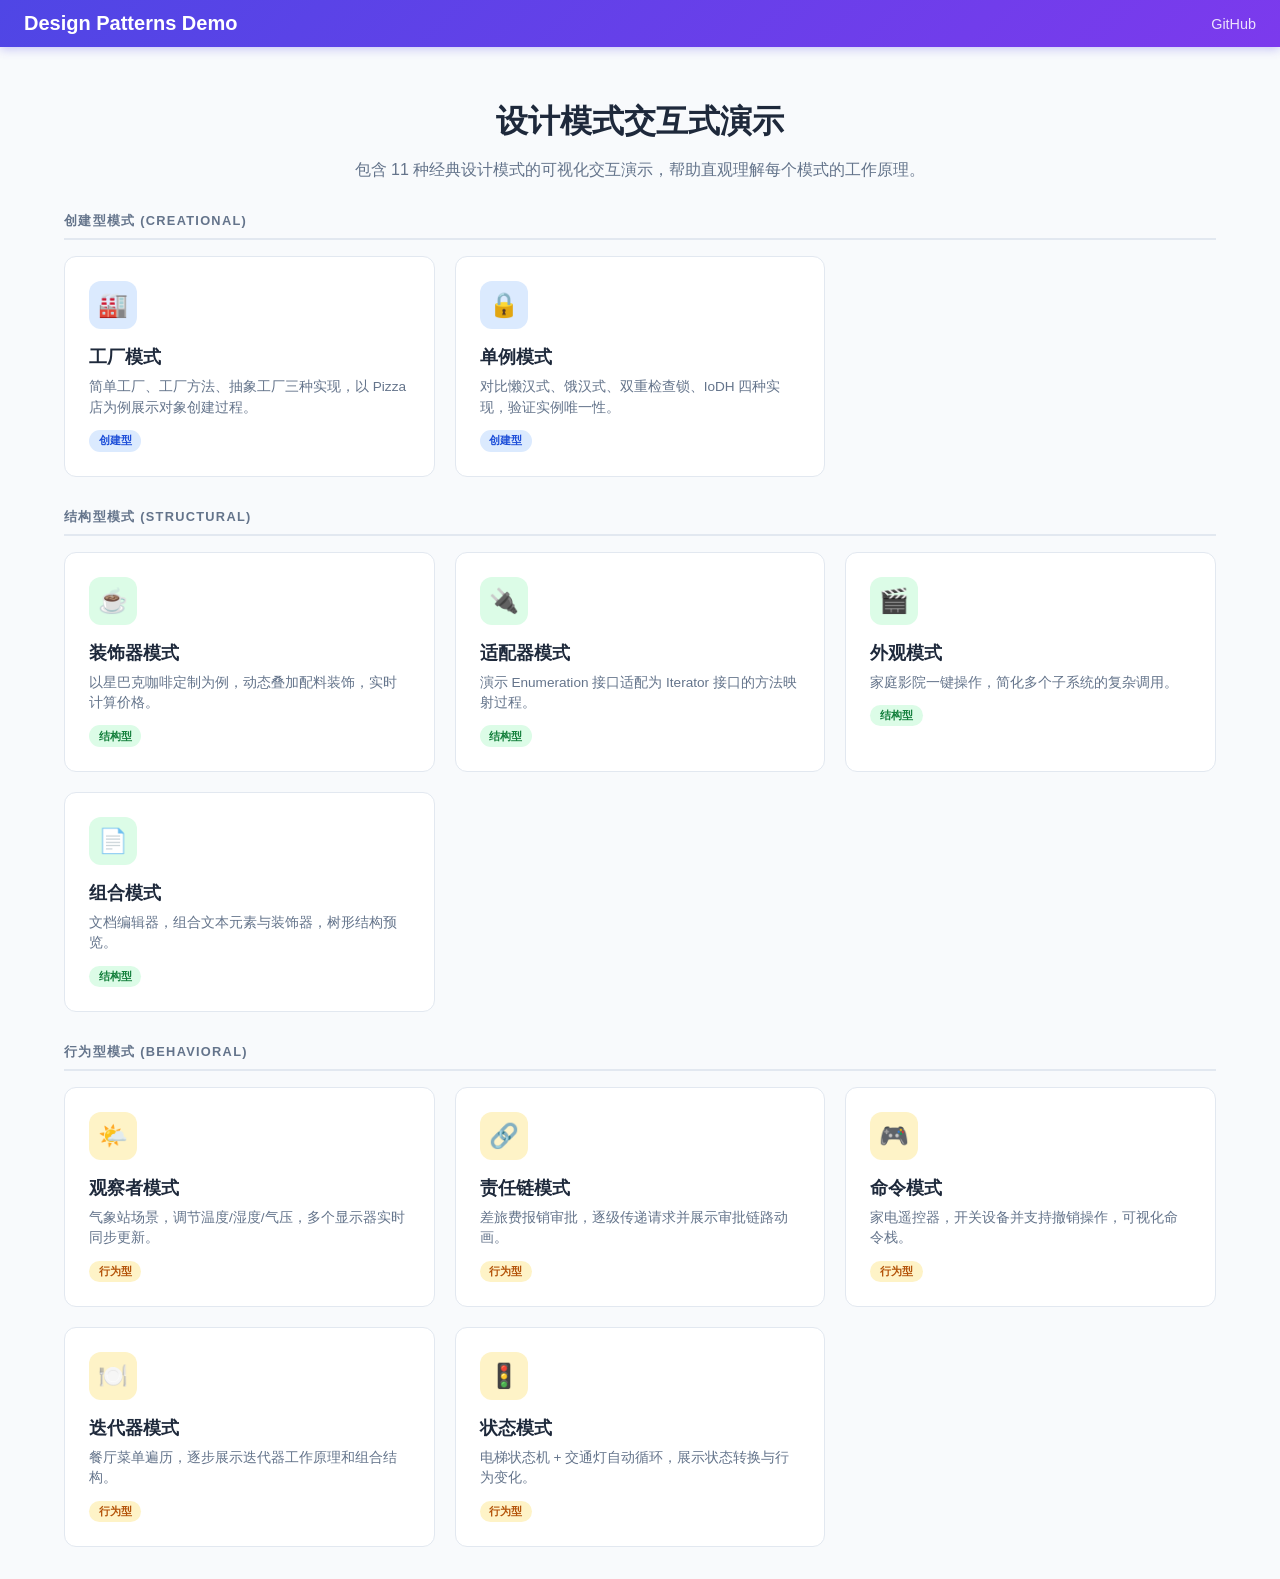
<file: docs/index.html>
<!DOCTYPE html>
<html lang="zh-CN">
<head>
<meta charset="UTF-8">
<meta name="viewport" content="width=device-width, initial-scale=1.0">
<title>设计模式可视化演示</title>
<link rel="stylesheet" href="css/style.css">
</head>
<body>
<nav class="navbar" style="display:flex;align-items:center;justify-content:space-between;">
  <a href="index.html" class="brand">Design Patterns Demo</a>
  <div class="nav-links">
    <a href="https://github.com/yuna403/design-patterns-demo" target="_blank">GitHub</a>
  </div>
</nav>

<div style="max-width:1200px;margin:0 auto;padding:2rem 1.5rem;">
  <div style="text-align:center;margin-bottom:2rem;">
    <h1 style="font-size:2rem;margin-bottom:0.5rem;">设计模式交互式演示</h1>
    <p style="color:var(--text-muted);font-size:1rem;">包含 11 种经典设计模式的可视化交互演示，帮助直观理解每个模式的工作原理。</p>
  </div>

  <div class="section-title">创建型模式 (Creational)</div>
  <div class="card-grid">
    <a href="factory.html" class="pattern-card">
      <div class="card-icon" style="background:#dbeafe;">🏭</div>
      <h3>工厂模式</h3>
      <p>简单工厂、工厂方法、抽象工厂三种实现，以 Pizza 店为例展示对象创建过程。</p>
      <span class="badge badge-creational">创建型</span>
    </a>
    <a href="singleton.html" class="pattern-card">
      <div class="card-icon" style="background:#dbeafe;">🔒</div>
      <h3>单例模式</h3>
      <p>对比懒汉式、饿汉式、双重检查锁、IoDH 四种实现，验证实例唯一性。</p>
      <span class="badge badge-creational">创建型</span>
    </a>
  </div>

  <div class="section-title">结构型模式 (Structural)</div>
  <div class="card-grid">
    <a href="decorator.html" class="pattern-card">
      <div class="card-icon" style="background:#dcfce7;">☕</div>
      <h3>装饰器模式</h3>
      <p>以星巴克咖啡定制为例，动态叠加配料装饰，实时计算价格。</p>
      <span class="badge badge-structural">结构型</span>
    </a>
    <a href="adapter.html" class="pattern-card">
      <div class="card-icon" style="background:#dcfce7;">🔌</div>
      <h3>适配器模式</h3>
      <p>演示 Enumeration 接口适配为 Iterator 接口的方法映射过程。</p>
      <span class="badge badge-structural">结构型</span>
    </a>
    <a href="facade.html" class="pattern-card">
      <div class="card-icon" style="background:#dcfce7;">🎬</div>
      <h3>外观模式</h3>
      <p>家庭影院一键操作，简化多个子系统的复杂调用。</p>
      <span class="badge badge-structural">结构型</span>
    </a>
    <a href="composite.html" class="pattern-card">
      <div class="card-icon" style="background:#dcfce7;">📄</div>
      <h3>组合模式</h3>
      <p>文档编辑器，组合文本元素与装饰器，树形结构预览。</p>
      <span class="badge badge-structural">结构型</span>
    </a>
  </div>

  <div class="section-title">行为型模式 (Behavioral)</div>
  <div class="card-grid">
    <a href="observer.html" class="pattern-card">
      <div class="card-icon" style="background:#fef3c7;">🌤️</div>
      <h3>观察者模式</h3>
      <p>气象站场景，调节温度/湿度/气压，多个显示器实时同步更新。</p>
      <span class="badge badge-behavioral">行为型</span>
    </a>
    <a href="chain.html" class="pattern-card">
      <div class="card-icon" style="background:#fef3c7;">🔗</div>
      <h3>责任链模式</h3>
      <p>差旅费报销审批，逐级传递请求并展示审批链路动画。</p>
      <span class="badge badge-behavioral">行为型</span>
    </a>
    <a href="command.html" class="pattern-card">
      <div class="card-icon" style="background:#fef3c7;">🎮</div>
      <h3>命令模式</h3>
      <p>家电遥控器，开关设备并支持撤销操作，可视化命令栈。</p>
      <span class="badge badge-behavioral">行为型</span>
    </a>
    <a href="iterator.html" class="pattern-card">
      <div class="card-icon" style="background:#fef3c7;">🍽️</div>
      <h3>迭代器模式</h3>
      <p>餐厅菜单遍历，逐步展示迭代器工作原理和组合结构。</p>
      <span class="badge badge-behavioral">行为型</span>
    </a>
    <a href="state.html" class="pattern-card">
      <div class="card-icon" style="background:#fef3c7;">🚦</div>
      <h3>状态模式</h3>
      <p>电梯状态机 + 交通灯自动循环，展示状态转换与行为变化。</p>
      <span class="badge badge-behavioral">行为型</span>
    </a>
  </div>
</div>
</body>
</html>
</file>
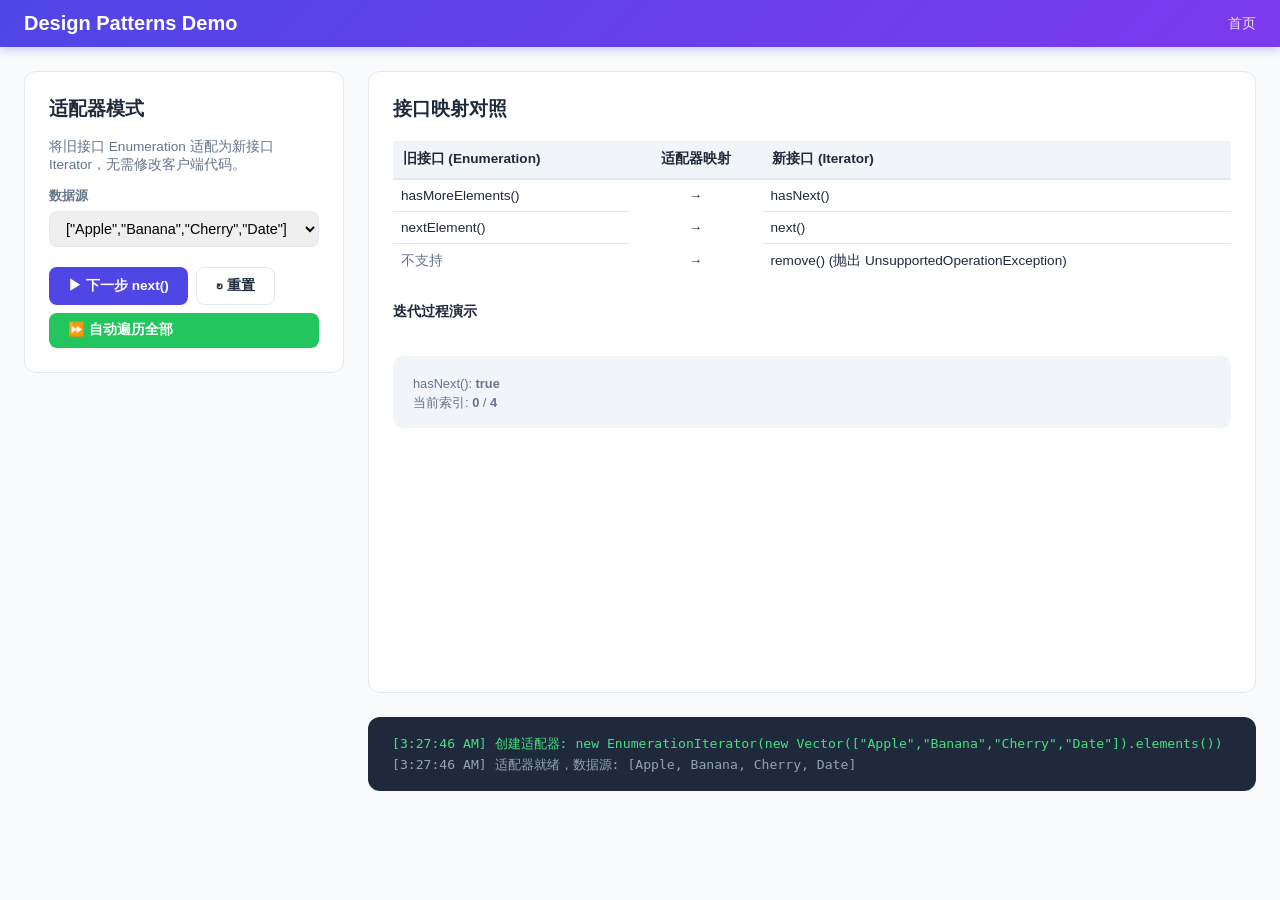
<file: docs/adapter.html>
<!DOCTYPE html>
<html lang="zh-CN">
<head>
<meta charset="UTF-8">
<meta name="viewport" content="width=device-width, initial-scale=1.0">
<title>适配器模式 - Enumeration 适配</title>
<link rel="stylesheet" href="css/style.css">
</head>
<body>
<nav class="navbar" style="display:flex;align-items:center;justify-content:space-between;">
  <a href="index.html" class="brand">Design Patterns Demo</a>
  <div class="nav-links"><a href="index.html">首页</a></div>
</nav>

<div class="page-container">
  <div class="control-panel">
    <h2 style="margin-top:0;font-size:1.2rem;">适配器模式</h2>
    <p style="font-size:0.85rem;color:var(--text-muted);">将旧接口 Enumeration 适配为新接口 Iterator，无需修改客户端代码。</p>
    <div class="control-group">
      <label>数据源</label>
      <select id="dataSource" onchange="resetAdapter()">
        <option value="fruits">["Apple","Banana","Cherry","Date"]</option>
        <option value="numbers">[1, 2, 3, 4, 5]</option>
        <option value="colors">["Red","Green","Blue"]</option>
      </select>
    </div>
    <div class="btn-group" style="margin-top:0.5rem;">
      <button class="btn btn-primary" onclick="stepNext()">▶ 下一步 next()</button>
      <button class="btn btn-outline" onclick="resetAdapter()">↻ 重置</button>
    </div>
    <button class="btn btn-success" onclick="autoAll()" style="width:100%;margin-top:0.5rem;">⏩ 自动遍历全部</button>
  </div>

  <div class="viz-area">
    <div class="viz-main">
      <h3 style="margin-top:0;">接口映射对照</h3>
      <table style="width:100%;font-size:0.85rem;border-collapse:collapse;margin-bottom:1.5rem;">
        <tr style="background:#f1f5f9;">
          <th style="padding:0.6rem;text-align:left;border-bottom:2px solid var(--border);">旧接口 (Enumeration)</th>
          <th style="padding:0.6rem;text-align:center;border-bottom:2px solid var(--border);">适配器映射</th>
          <th style="padding:0.6rem;text-align:left;border-bottom:2px solid var(--border);">新接口 (Iterator)</th>
        </tr>
        <tr><td style="padding:0.5rem;border-bottom:1px solid var(--border);">hasMoreElements()</td><td style="text-align:center;">→</td><td style="padding:0.5rem;border-bottom:1px solid var(--border);">hasNext()</td></tr>
        <tr><td style="padding:0.5rem;border-bottom:1px solid var(--border);">nextElement()</td><td style="text-align:center;">→</td><td style="padding:0.5rem;border-bottom:1px solid var(--border);">next()</td></tr>
        <tr><td style="padding:0.5rem;color:var(--text-muted);">不支持</td><td style="text-align:center;">→</td><td style="padding:0.5rem;">remove() (抛出 UnsupportedOperationException)</td></tr>
      </table>

      <h4 style="font-size:0.9rem;">迭代过程演示</h4>
      <div id="iterResult" style="display:flex;flex-wrap:wrap;gap:0.5rem;margin-bottom:1rem;"></div>
      <div id="iterState" class="status-card">
        <div class="detail">hasNext(): <strong id="hasNextVal">true</strong></div>
        <div class="detail">当前索引: <strong id="currentIndex">0</strong> / <strong id="totalItems">4</strong></div>
      </div>
    </div>
    <div class="log-panel" id="logPanel"></div>
  </div>
</div>

<script src="js/common.js"></script>
<script>
const data = {
  fruits: ["Apple", "Banana", "Cherry", "Date"],
  numbers: [1, 2, 3, 4, 5],
  colors: ["Red", "Green", "Blue"]
};
let currentData = [];
let index = 0;
let visited = [];

function resetAdapter() {
  const key = document.getElementById('dataSource').value;
  currentData = data[key];
  index = 0;
  visited = [];
  document.getElementById('totalItems').textContent = currentData.length;
  document.getElementById('currentIndex').textContent = '0';
  document.getElementById('hasNextVal').textContent = 'true';
  document.getElementById('iterResult').innerHTML = '';
  clearLog();
  log('创建适配器: new EnumerationIterator(new Vector(' + JSON.stringify(currentData) + ').elements())', 'success');
  log('适配器就绪，数据源: [' + currentData.join(', ') + ']');
}

function stepNext() {
  if (index >= currentData.length) {
    log('hasNext() = false → 迭代完成', 'warning');
    return;
  }
  const item = currentData[index];
  visited.push(item);
  index++;

  log('Iterator.hasNext() → 委托给 Enumeration.hasMoreElements() = true', 'highlight');
  log('Iterator.next() → 委托给 Enumeration.nextElement() = ' + JSON.stringify(item));

  document.getElementById('currentIndex').textContent = index;
  document.getElementById('hasNextVal').textContent = index < currentData.length ? 'true' : 'false';

  const container = document.getElementById('iterResult');
  container.innerHTML = visited.map((v, i) => `
    <div style="padding:0.4rem 0.8rem;background:${i===visited.length-1?'#c7d2fe':'#e0e7ff'};border-radius:6px;font-size:0.85rem;font-weight:${i===visited.length-1?'700':'500'};">
      [${i}] ${JSON.stringify(v)}
    </div>
  `).join('');

  if (index >= currentData.length) {
    log('hasNext() = false → 迭代完成', 'warning');
  }
}

async function autoAll() {
  while (index < currentData.length) {
    stepNext();
    await new Promise(r => setTimeout(r, 500));
  }
}

resetAdapter();
</script>
</body>
</html>
</file>
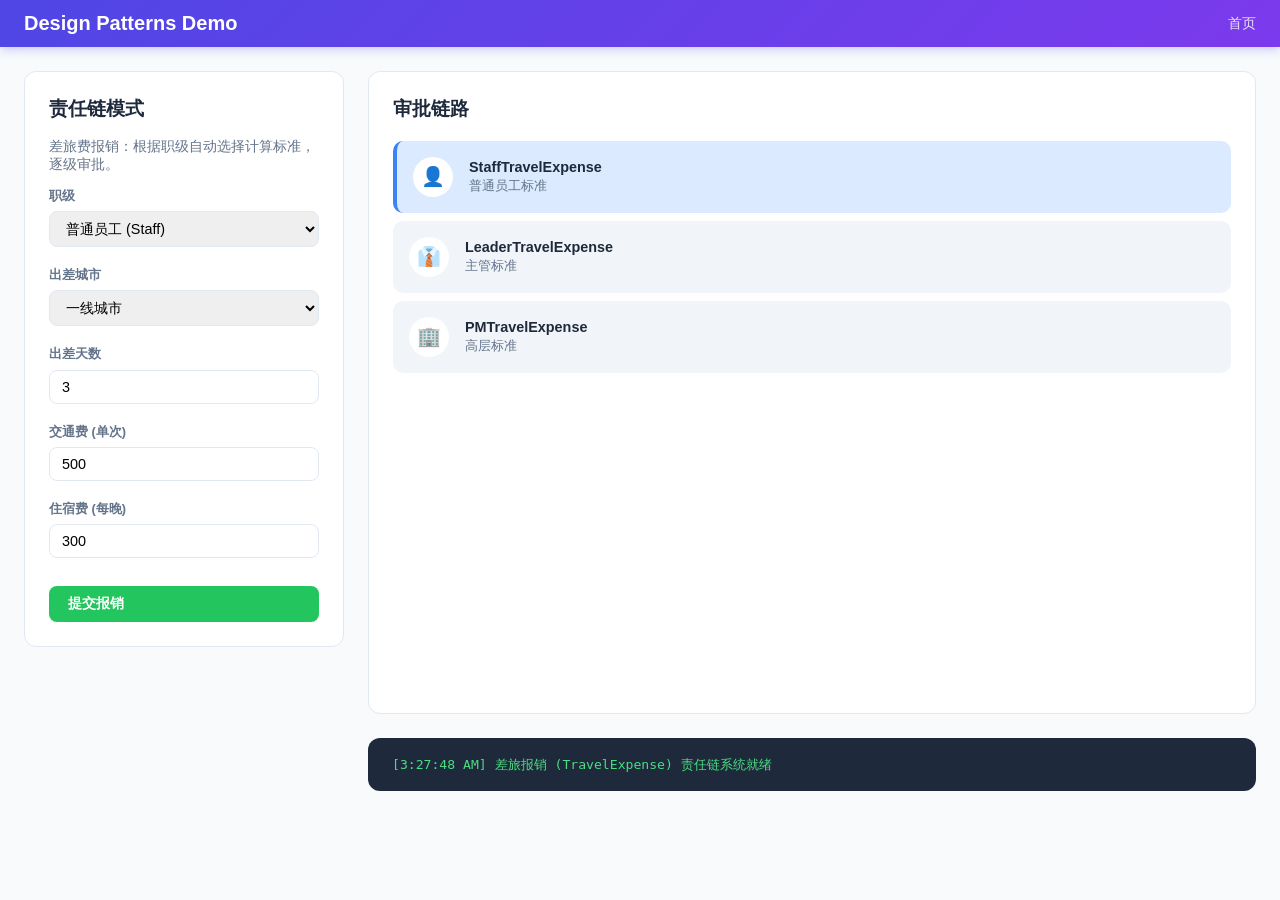
<file: docs/chain.html>
<!DOCTYPE html>
<html lang="zh-CN">
<head>
<meta charset="UTF-8">
<meta name="viewport" content="width=device-width, initial-scale=1.0">
<title>责任链模式 - 差旅费报销</title>
<link rel="stylesheet" href="css/style.css">
</head>
<body>
<nav class="navbar" style="display:flex;align-items:center;justify-content:space-between;">
  <a href="index.html" class="brand">Design Patterns Demo</a>
  <div class="nav-links"><a href="index.html">首页</a></div>
</nav>

<div class="page-container">
  <div class="control-panel">
    <h2 style="margin-top:0;font-size:1.2rem;">责任链模式</h2>
    <p style="font-size:0.85rem;color:var(--text-muted);">差旅费报销：根据职级自动选择计算标准，逐级审批。</p>

    <div class="control-group">
      <label>职级</label>
      <select id="post" onchange="updateForm()">
        <option value="普通员工">普通员工 (Staff)</option>
        <option value="主管">主管 (Leader)</option>
        <option value="高层">高层 (PM)</option>
      </select>
    </div>
    <div class="control-group">
      <label>出差城市</label>
      <select id="city">
        <option value="一线城市">一线城市</option>
        <option value="二线城市">二线城市</option>
        <option value="三线城市">三线城市</option>
        <option value="四线城市">四线城市</option>
      </select>
    </div>
    <div class="control-group">
      <label>出差天数</label>
      <input type="number" id="days" value="3" min="1" max="30">
    </div>
    <div class="control-group">
      <label>交通费 (单次)</label>
      <input type="number" id="transport" value="500" min="0" step="50">
    </div>
    <div class="control-group">
      <label>住宿费 (每晚)</label>
      <input type="number" id="hotel" value="300" min="0" step="50">
    </div>
    <button class="btn btn-success" onclick="submitExpense()" style="width:100%;margin-top:0.5rem;">提交报销</button>
  </div>

  <div class="viz-area">
    <div class="viz-main">
      <h3 style="margin-top:0;">审批链路</h3>
      <div id="chainSteps">
        <div class="chain-step" id="step-staff">
          <div class="step-icon">👤</div>
          <div class="step-info"><h4>StaffTravelExpense</h4><p>普通员工标准</p></div>
        </div>
        <div class="chain-step" id="step-leader">
          <div class="step-icon">👔</div>
          <div class="step-info"><h4>LeaderTravelExpense</h4><p>主管标准</p></div>
        </div>
        <div class="chain-step" id="step-pm">
          <div class="step-icon">🏢</div>
          <div class="step-info"><h4>PMTravelExpense</h4><p>高层标准</p></div>
        </div>
      </div>
      <div id="resultArea" style="margin-top:1.5rem;display:none;">
        <h4 style="font-size:0.95rem;">计算结果</h4>
        <div id="resultDetail"></div>
      </div>
    </div>
    <div class="log-panel" id="logPanel"></div>
  </div>
</div>

<script src="js/common.js"></script>
<script>
const standards = {
  '普通员工': { '一线城市':270, '二线城市':230, '三线城市':200, '四线城市':150, returnPct:0.5, allowancePct:0.7 },
  '主管': { '一线城市':350, '二线城市':300, '三线城市':250, '四线城市':150, returnPct:0.4, allowancePct:0.5 },
  '高层': { '一线城市':700, '二线城市':600, '三线城市':500, '四线城市':400, returnPct:0.2, allowancePct:0.3 }
};
const dailyAllowance = { '一线城市':90, '二线城市':70, '三线城市':60, '四线城市':60 };

function updateForm() {
  document.querySelectorAll('.chain-step').forEach(s => s.className = 'chain-step');
  const post = document.getElementById('post').value;
  const stepMap = { '普通员工':'step-staff', '主管':'step-leader', '高层':'step-pm' };
  document.getElementById(stepMap[post]).classList.add('processing');
}

async function submitExpense() {
  clearLog();
  const post = document.getElementById('post').value;
  const city = document.getElementById('city').value;
  const days = parseInt(document.getElementById('days').value);
  const transport = parseFloat(document.getElementById('transport').value);
  const hotel = parseFloat(document.getElementById('hotel').value);
  const std = standards[post];

  document.querySelectorAll('.chain-step').forEach(s => s.className = 'chain-step');
  const resultArea = document.getElementById('resultArea');
  resultArea.style.display = 'none';

  log('TravelExpense.getInstance("' + post + '")', 'highlight');
  log('  → 创建 ' + post + 'TravelExpense 处理器实例');

  const chain = ['step-staff', 'step-leader', 'step-pm'];
  const postMap = { '普通员工':'step-staff', '主管':'step-leader', '高层':'step-pm' };
  const postOrder = ['step-staff', 'step-leader', 'step-pm'];
  const targetIdx = postOrder.indexOf(postMap[post]);

  const stepLabels = { 'step-staff':'普通员工', 'step-leader':'主管', 'step-pm':'高层' };
  for (let i = 0; i <= targetIdx; i++) {
    const stepEl = document.getElementById(chain[i]);
    stepEl.classList.add('processing');
    if (i < targetIdx) {
      log(`  → ${stepLabels[chain[i]]} 标准不匹配，向上传递...`, 'warning');
    } else {
      log(`  → ${stepLabels[chain[i]]} 标准匹配，由此处理`, 'highlight');
    }
    await new Promise(r => setTimeout(r, 700));
    stepEl.classList.remove('processing');
    if (i < targetIdx) {
      stepEl.classList.add('rejected');
    } else {
      stepEl.classList.add('approved');
    }
  }

  log(`  → ${post} 审批通过，开始计算费用`, 'success');

  const hotelStd = std[city];
  const dailyAllow = dailyAllowance[city];
  const transportCost = transport;
  const dailyTotal = dailyAllow * days;
  const hotelCost = hotel * days;
  const diffPerDay = hotel - hotelStd;
  let hotelDiff = 0;
  if (diffPerDay > 0) {
    hotelDiff = -(diffPerDay * std.returnPct * days);
    log(`  → 住宿超标: 每晚超 ¥${diffPerDay}，自付 ${(std.returnPct*100)}%`);
  } else if (diffPerDay < 0) {
    hotelDiff = (-diffPerDay) * std.allowancePct * days;
    log(`  → 住宿节省: 每晚省 ¥${-diffPerDay}，补贴 ${(std.allowancePct*100)}%`);
  } else {
    log(`  → 住宿恰好达标`);
  }

  const total = transportCost + dailyTotal + hotelCost + hotelDiff;

  resultArea.style.display = 'block';
  document.getElementById('resultDetail').innerHTML = `
    <div class="status-card">
      <div class="detail">交通费: ¥${fmt(transportCost)}</div>
      <div class="detail">日补贴: ¥${dailyAllow} × ${days}天 = ¥${fmt(dailyTotal)}</div>
      <div class="detail">住宿费: ¥${hotel} × ${days}晚 = ¥${fmt(hotelCost)}</div>
      <div class="detail">住宿差额: ¥${fmt(hotelDiff)} (标准¥${hotelStd}/晚)</div>
      <div style="margin-top:0.5rem;padding-top:0.5rem;border-top:1px solid var(--border);font-weight:700;color:var(--primary);font-size:1.1rem;">
        报销总额: ¥${fmt(total)}
      </div>
    </div>`;
  log(`  → compute() = ¥${fmt(total)}`, 'success');
}

updateForm();
log('差旅报销 (TravelExpense) 责任链系统就绪', 'success');
</script>
</body>
</html>
</file>
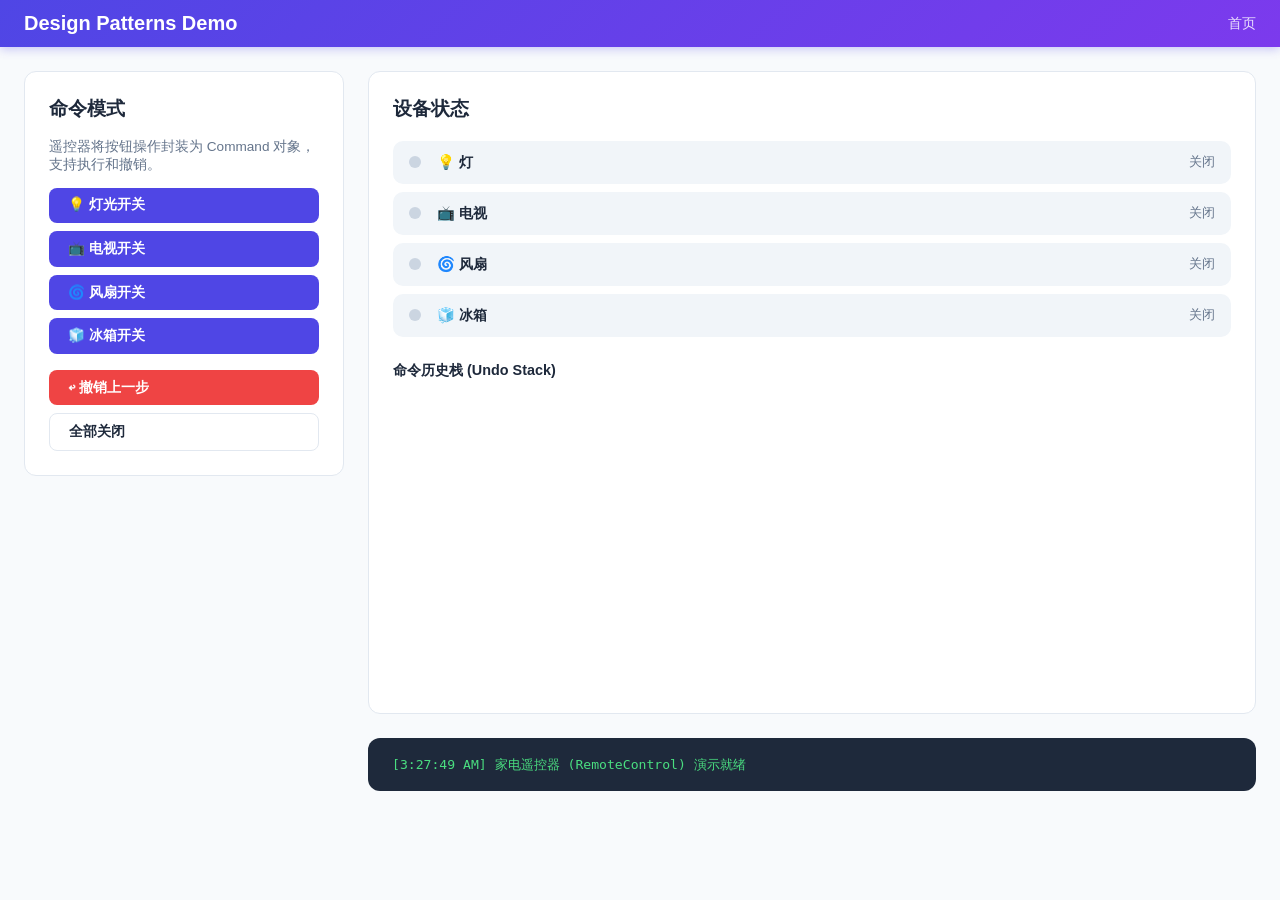
<file: docs/command.html>
<!DOCTYPE html>
<html lang="zh-CN">
<head>
<meta charset="UTF-8">
<meta name="viewport" content="width=device-width, initial-scale=1.0">
<title>命令模式 - 家电遥控器</title>
<link rel="stylesheet" href="css/style.css">
</head>
<body>
<nav class="navbar" style="display:flex;align-items:center;justify-content:space-between;">
  <a href="index.html" class="brand">Design Patterns Demo</a>
  <div class="nav-links"><a href="index.html">首页</a></div>
</nav>

<div class="page-container">
  <div class="control-panel">
    <h2 style="margin-top:0;font-size:1.2rem;">命令模式</h2>
    <p style="font-size:0.85rem;color:var(--text-muted);">遥控器将按钮操作封装为 Command 对象，支持执行和撤销。</p>

    <div style="display:flex;flex-direction:column;gap:0.5rem;">
      <button class="btn btn-primary" onclick="toggleDevice('light')">💡 灯光开关</button>
      <button class="btn btn-primary" onclick="toggleDevice('tv')">📺 电视开关</button>
      <button class="btn btn-primary" onclick="toggleDevice('fan')">🌀 风扇开关</button>
      <button class="btn btn-primary" onclick="toggleDevice('fridge')">🧊 冰箱开关</button>
    </div>
    <div style="margin-top:1rem;">
      <button class="btn btn-danger" onclick="undoLast()" style="width:100%;">↩ 撤销上一步</button>
    </div>
    <div style="margin-top:0.5rem;">
      <button class="btn btn-outline" onclick="resetAll()" style="width:100%;">全部关闭</button>
    </div>
  </div>

  <div class="viz-area">
    <div class="viz-main">
      <h3 style="margin-top:0;">设备状态</h3>
      <div class="device" id="dev-light"><div class="dot"></div><div class="name">💡 灯</div><div class="state">关闭</div></div>
      <div class="device" id="dev-tv"><div class="dot"></div><div class="name">📺 电视</div><div class="state">关闭</div></div>
      <div class="device" id="dev-fan"><div class="dot"></div><div class="name">🌀 风扇</div><div class="state">关闭</div></div>
      <div class="device" id="dev-fridge"><div class="dot"></div><div class="name">🧊 冰箱</div><div class="state">关闭</div></div>

      <h4 style="font-size:0.9rem;margin-top:1.5rem;">命令历史栈 (Undo Stack)</h4>
      <div class="stack-container" id="commandStack"></div>
    </div>
    <div class="log-panel" id="logPanel"></div>
  </div>
</div>

<script src="js/common.js"></script>
<script>
const devices = { light: false, tv: false, fan: false, fridge: false };
const commandStack = [];
const deviceNames = { light:'灯', tv:'电视', fan:'风扇', fridge:'冰箱' };

function toggleDevice(name) {
  const wasOn = devices[name];
  devices[name] = !wasOn;
  const action = wasOn ? 'TurnOff' : 'TurnOn';
  commandStack.push({ device: name, action, reverse: wasOn });
  updateDeviceUI(name);
  log('遥控器 RemoteControl.pressButton() → ' + action + 'Command(' + deviceNames[name] + ').execute()', 'highlight');
  renderStack();
}

function undoLast() {
  if (commandStack.length === 0) {
    log('撤销 undo(): 命令栈为空，无操作可撤销', 'warning');
    return;
  }
  const cmd = commandStack.pop();
  devices[cmd.device] = cmd.reverse;
  updateDeviceUI(cmd.device);
  const undoAction = cmd.reverse ? 'TurnOn' : 'TurnOff';
  log('遥控器 RemoteControl.undoButton() → ' + cmd.action + 'Command(' + deviceNames[cmd.device] + ').undo() → ' + undoAction, 'warning');
  renderStack();
}

function updateDeviceUI(name) {
  const el = document.getElementById('dev-' + name);
  const on = devices[name];
  el.classList.toggle('active', on);
  el.querySelector('.state').textContent = on ? '开启' : '关闭';
}

function renderStack() {
  const container = document.getElementById('commandStack');
  container.innerHTML = commandStack.map((cmd, i) => `
    <div class="stack-item" style="${i === commandStack.length - 1 ? 'background:#c7d2fe;font-weight:700;' : ''}">
      ${cmd.action}Command(${deviceNames[cmd.device]})
    </div>
  `).join('');
}

function resetAll() {
  Object.keys(devices).forEach(k => devices[k] = false);
  commandStack.length = 0;
  Object.keys(devices).forEach(updateDeviceUI);
  renderStack();
  clearLog();
  log('所有设备已关闭', 'success');
}

log('家电遥控器 (RemoteControl) 演示就绪', 'success');
</script>
</body>
</html>
</file>
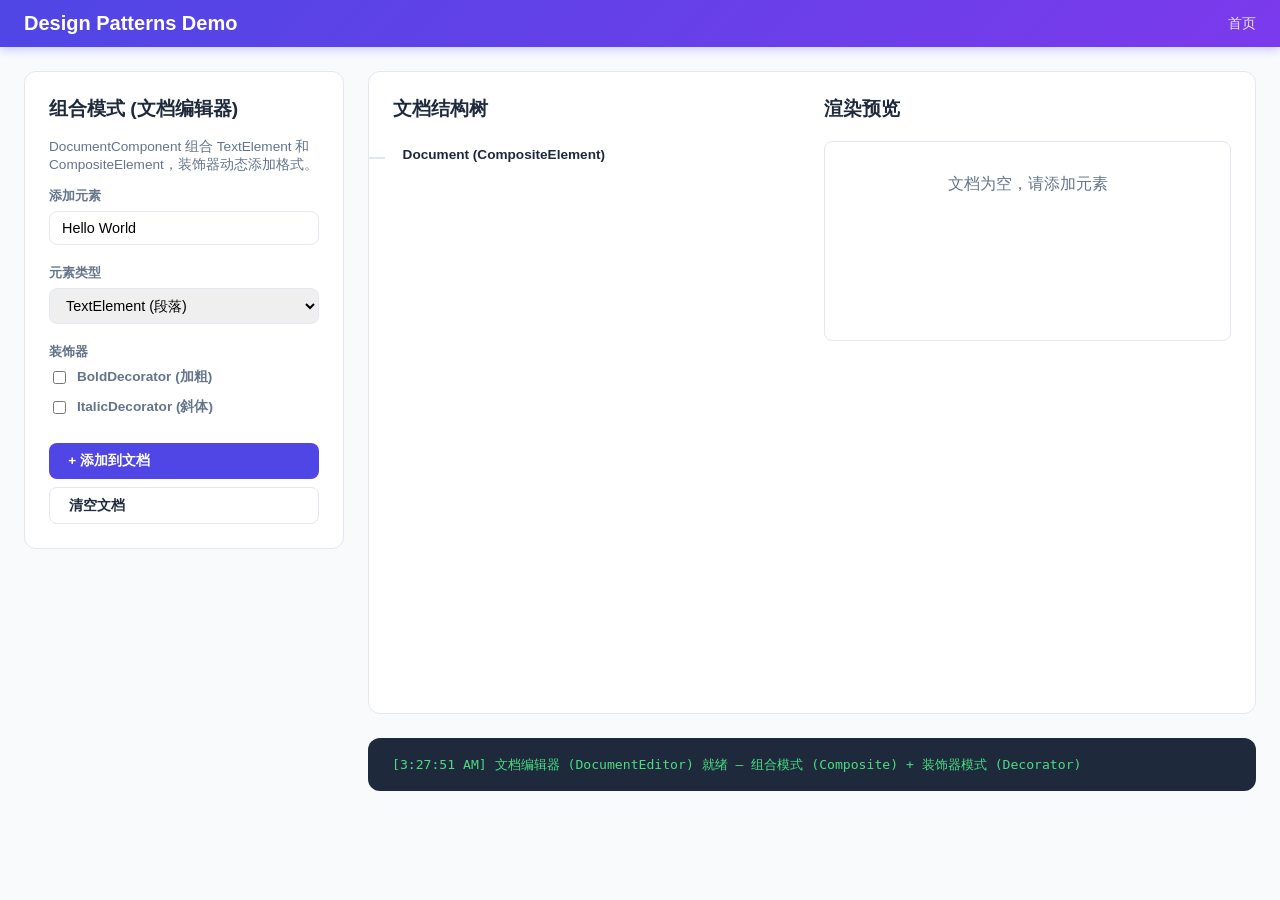
<file: docs/composite.html>
<!DOCTYPE html>
<html lang="zh-CN">
<head>
<meta charset="UTF-8">
<meta name="viewport" content="width=device-width, initial-scale=1.0">
<title>组合模式 - 文档编辑器</title>
<link rel="stylesheet" href="css/style.css">
</head>
<body>
<nav class="navbar" style="display:flex;align-items:center;justify-content:space-between;">
  <a href="index.html" class="brand">Design Patterns Demo</a>
  <div class="nav-links"><a href="index.html">首页</a></div>
</nav>

<div class="page-container">
  <div class="control-panel">
    <h2 style="margin-top:0;font-size:1.2rem;">组合模式 (文档编辑器)</h2>
    <p style="font-size:0.85rem;color:var(--text-muted);">DocumentComponent 组合 TextElement 和 CompositeElement，装饰器动态添加格式。</p>

    <div class="control-group">
      <label>添加元素</label>
      <input type="text" id="textContent" placeholder="输入文本内容..." value="Hello World">
    </div>
    <div class="control-group">
      <label>元素类型</label>
      <select id="elemType">
        <option value="text">TextElement (段落)</option>
        <option value="heading">HeadingElement (标题)</option>
      </select>
    </div>
    <div class="control-group">
      <label>装饰器</label>
      <div style="display:flex;flex-direction:column;gap:0.3rem;">
        <label style="display:flex;align-items:center;gap:0.5rem;font-size:0.85rem;">
          <input type="checkbox" id="decBold"> BoldDecorator (加粗)
        </label>
        <label style="display:flex;align-items:center;gap:0.5rem;font-size:0.85rem;">
          <input type="checkbox" id="decItalic"> ItalicDecorator (斜体)
        </label>
      </div>
    </div>
    <button class="btn btn-primary" onclick="addElement()" style="width:100%;">+ 添加到文档</button>
    <button class="btn btn-outline" onclick="clearDoc()" style="width:100%;margin-top:0.5rem;">清空文档</button>
  </div>

  <div class="viz-area">
    <div class="viz-main">
      <div style="display:grid;grid-template-columns:1fr 1fr;gap:1.5rem;">
        <div>
          <h3 style="margin-top:0;">文档结构树</h3>
          <ul class="tree" id="docTree">
            <li><span class="node-label folder">Document (CompositeElement)</span>
              <ul id="docTreeChildren"></ul>
            </li>
          </ul>
        </div>
        <div>
          <h3 style="margin-top:0;">渲染预览</h3>
          <div id="docPreview" style="border:1px solid var(--border);border-radius:8px;padding:1rem;min-height:200px;background:white;"></div>
        </div>
      </div>
    </div>
    <div class="log-panel" id="logPanel"></div>
  </div>
</div>

<script src="js/common.js"></script>
<script>
const doc = [];

function addElement() {
  const text = document.getElementById('textContent').value.trim();
  if (!text) { log('请输入文本内容', 'warning'); return; }
  const type = document.getElementById('elemType').value;
  const bold = document.getElementById('decBold').checked;
  const italic = document.getElementById('decItalic').checked;

  let desc = type === 'heading' ? 'HeadingElement' : 'TextElement';
  let decorators = [];
  if (bold) { desc = 'BoldDecorator(' + desc + ')'; decorators.push('bold'); }
  if (italic) { desc = 'ItalicDecorator(' + desc + ')'; decorators.push('italic'); }

  doc.push({ text, type, decorators, desc });
  log('文档添加元素: document.add(' + desc + ', "' + text + '")', 'highlight');
  render();
}

function removeElement(idx) {
  const removed = doc.splice(idx, 1)[0];
  log('文档移除元素: document.remove(' + removed.desc + ')', 'warning');
  render();
}

function render() {
  // Tree
  const treeChildren = document.getElementById('docTreeChildren');
  treeChildren.innerHTML = doc.map((item, i) => {
    const decStr = item.decorators.length ? ` [${item.decorators.join('+')}]` : '';
    return `<li><span class="node-label">${item.desc}</span>
      <small style="color:var(--danger);cursor:pointer;margin-left:0.5rem;" onclick="removeElement(${i})">✕</small>
    </li>`;
  }).join('');

  // Preview
  const preview = document.getElementById('docPreview');
  preview.innerHTML = doc.map(item => {
    let tag = item.type === 'heading' ? 'h2' : 'p';
    let style = 'margin:0.3rem 0;';
    if (item.decorators.includes('bold')) style += 'font-weight:700;';
    if (item.decorators.includes('italic')) style += 'font-style:italic;';
    return `<${tag} style="${style}">${item.text}</${tag}>`;
  }).join('');

  if (doc.length === 0) {
    preview.innerHTML = '<p style="color:var(--text-muted);text-align:center;">文档为空，请添加元素</p>';
  }
}

function clearDoc() {
  doc.length = 0;
  clearLog();
  log('文档已清空', 'success');
  render();
}

log('文档编辑器 (DocumentEditor) 就绪 — 组合模式 (Composite) + 装饰器模式 (Decorator)', 'success');
render();
</script>
</body>
</html>
</file>
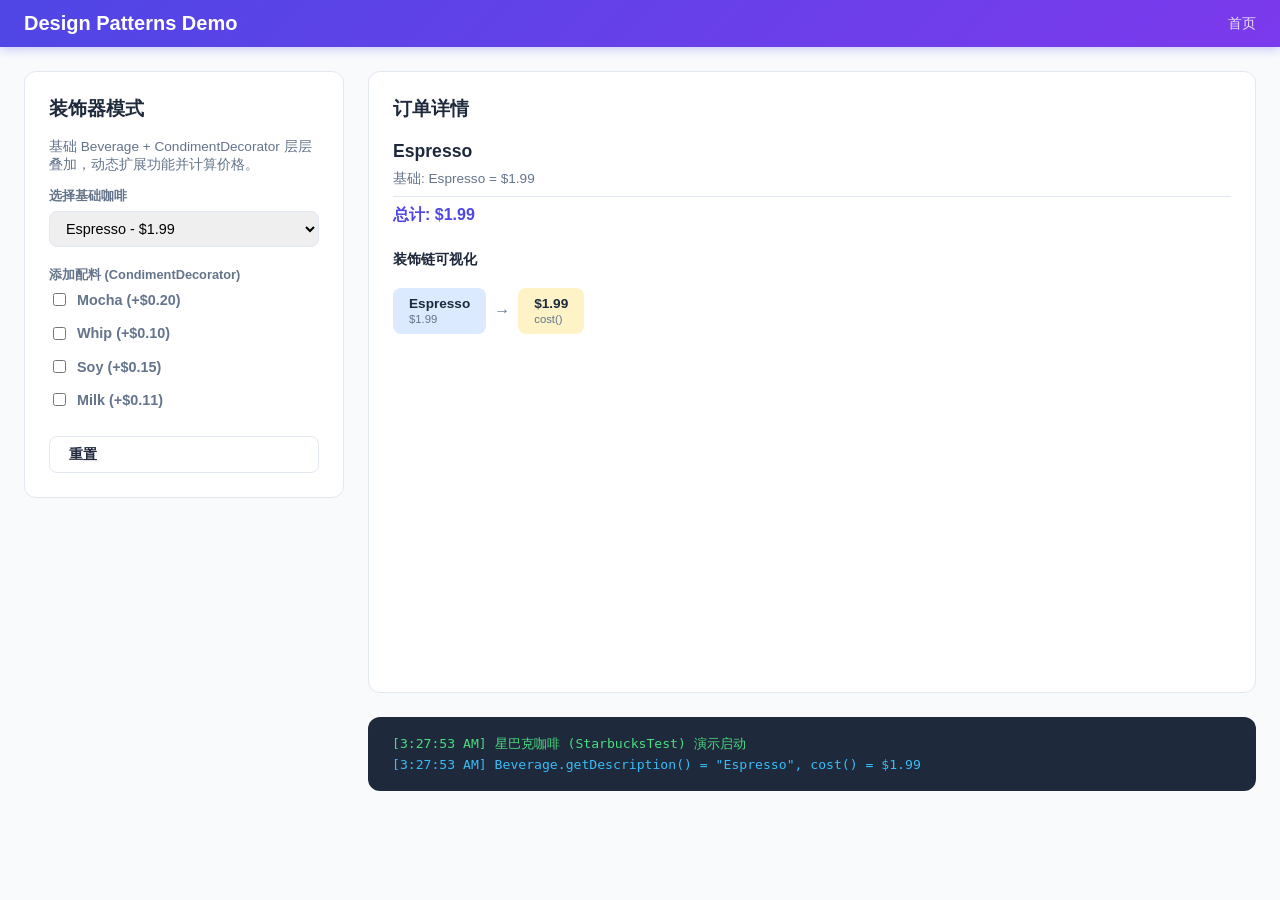
<file: docs/decorator.html>
<!DOCTYPE html>
<html lang="zh-CN">
<head>
<meta charset="UTF-8">
<meta name="viewport" content="width=device-width, initial-scale=1.0">
<title>装饰器模式 - 星巴克咖啡</title>
<link rel="stylesheet" href="css/style.css">
</head>
<body>
<nav class="navbar" style="display:flex;align-items:center;justify-content:space-between;">
  <a href="index.html" class="brand">Design Patterns Demo</a>
  <div class="nav-links"><a href="index.html">首页</a></div>
</nav>

<div class="page-container">
  <div class="control-panel">
    <h2 style="margin-top:0;font-size:1.2rem;">装饰器模式</h2>
    <p style="font-size:0.85rem;color:var(--text-muted);">基础 Beverage + CondimentDecorator 层层叠加，动态扩展功能并计算价格。</p>

    <div class="control-group">
      <label>选择基础咖啡</label>
      <select id="baseCoffee" onchange="updateOrder()">
        <option value="espresso|1.99">Espresso - $1.99</option>
        <option value="houseblend|0.89">House Blend - $0.89</option>
        <option value="darkroast|1.05">Dark Roast - $1.05</option>
        <option value="decaf|1.25">Decaf - $1.25</option>
      </select>
    </div>

    <div class="control-group">
      <label>添加配料 (CondimentDecorator)</label>
      <div style="display:flex;flex-direction:column;gap:0.5rem;margin-top:0.3rem;">
        <label style="display:flex;align-items:center;gap:0.5rem;font-size:0.9rem;">
          <input type="checkbox" value="mocha|0.20" onchange="updateOrder()"> Mocha (+$0.20)
        </label>
        <label style="display:flex;align-items:center;gap:0.5rem;font-size:0.9rem;">
          <input type="checkbox" value="whip|0.10" onchange="updateOrder()"> Whip (+$0.10)
        </label>
        <label style="display:flex;align-items:center;gap:0.5rem;font-size:0.9rem;">
          <input type="checkbox" value="soy|0.15" onchange="updateOrder()"> Soy (+$0.15)
        </label>
        <label style="display:flex;align-items:center;gap:0.5rem;font-size:0.9rem;">
          <input type="checkbox" value="milk|0.11" onchange="updateOrder()"> Milk (+$0.11)
        </label>
      </div>
    </div>
    <button class="btn btn-outline" onclick="resetOrder()" style="width:100%;">重置</button>
  </div>

  <div class="viz-area">
    <div class="viz-main">
      <h3 style="margin-top:0;">订单详情</h3>
      <div id="description" style="font-size:1.1rem;font-weight:600;margin-bottom:0.5rem;">Espresso</div>
      <div id="priceBreakdown" style="margin-bottom:1.5rem;"></div>

      <h4 style="font-size:0.9rem;">装饰链可视化</h4>
      <div id="chain" style="display:flex;align-items:center;flex-wrap:wrap;gap:0.5rem;"></div>
    </div>
    <div class="log-panel" id="logPanel"></div>
  </div>
</div>

<script src="js/common.js"></script>
<script>
function updateOrder() {
  const base = document.getElementById('baseCoffee').value.split('|');
  const baseName = base[0], basePrice = parseFloat(base[1]);

  let desc = baseName.charAt(0).toUpperCase() + baseName.slice(1);
  let total = basePrice;
  let html = `<div style="font-size:0.85rem;color:var(--text-muted);">基础: ${desc} = $${fmt(basePrice)}</div>`;

  const decorators = [];
  document.querySelectorAll('.control-group input[type="checkbox"]:checked').forEach(cb => {
    const [name, price] = cb.value.split('|');
    const capName = name.charAt(0).toUpperCase() + name.slice(1);
    decorators.push(capName);
    desc += ', ' + capName;
    total += parseFloat(price);
    html += `<div style="font-size:0.85rem;color:var(--success);">+ ${capName} = $${parseFloat(price).toFixed(2)}</div>`;
  });

  document.getElementById('description').textContent = desc;
  html += `<div style="font-size:1rem;font-weight:700;color:var(--primary);margin-top:0.5rem;border-top:1px solid var(--border);padding-top:0.5rem;">总计: $${fmt(total)}</div>`;
  document.getElementById('priceBreakdown').innerHTML = html;

  // Chain visualization
  let chainHtml = `<div style="padding:0.5rem 1rem;background:#dbeafe;border-radius:8px;font-weight:600;font-size:0.85rem;">${baseName.charAt(0).toUpperCase()+baseName.slice(1)}<br><small style="font-weight:normal;color:var(--text-muted);">$${fmt(basePrice)}</small></div>`;
  decorators.forEach(d => {
    chainHtml += `<span style="color:var(--text-muted);">→</span>`;
    chainHtml += `<div style="padding:0.5rem 1rem;background:#dcfce7;border-radius:8px;font-weight:600;font-size:0.85rem;">${d}<br><small style="font-weight:normal;color:var(--text-muted);">Decorator</small></div>`;
  });
  chainHtml += `<span style="color:var(--text-muted);">→</span>`;
  chainHtml += `<div style="padding:0.5rem 1rem;background:#fef3c7;border-radius:8px;font-weight:700;font-size:0.85rem;">$${fmt(total)}<br><small style="font-weight:normal;color:var(--text-muted);">cost()</small></div>`;
  document.getElementById('chain').innerHTML = chainHtml;

  log('Beverage.getDescription() = "' + desc + '", cost() = $' + fmt(total), 'highlight');
}

function resetOrder() {
  document.getElementById('baseCoffee').selectedIndex = 0;
  document.querySelectorAll('.control-group input[type="checkbox"]').forEach(cb => cb.checked = false);
  clearLog();
  log('订单已重置', 'success');
  updateOrder();
}

log('星巴克咖啡 (StarbucksTest) 演示启动', 'success');
updateOrder();
</script>
</body>
</html>
</file>
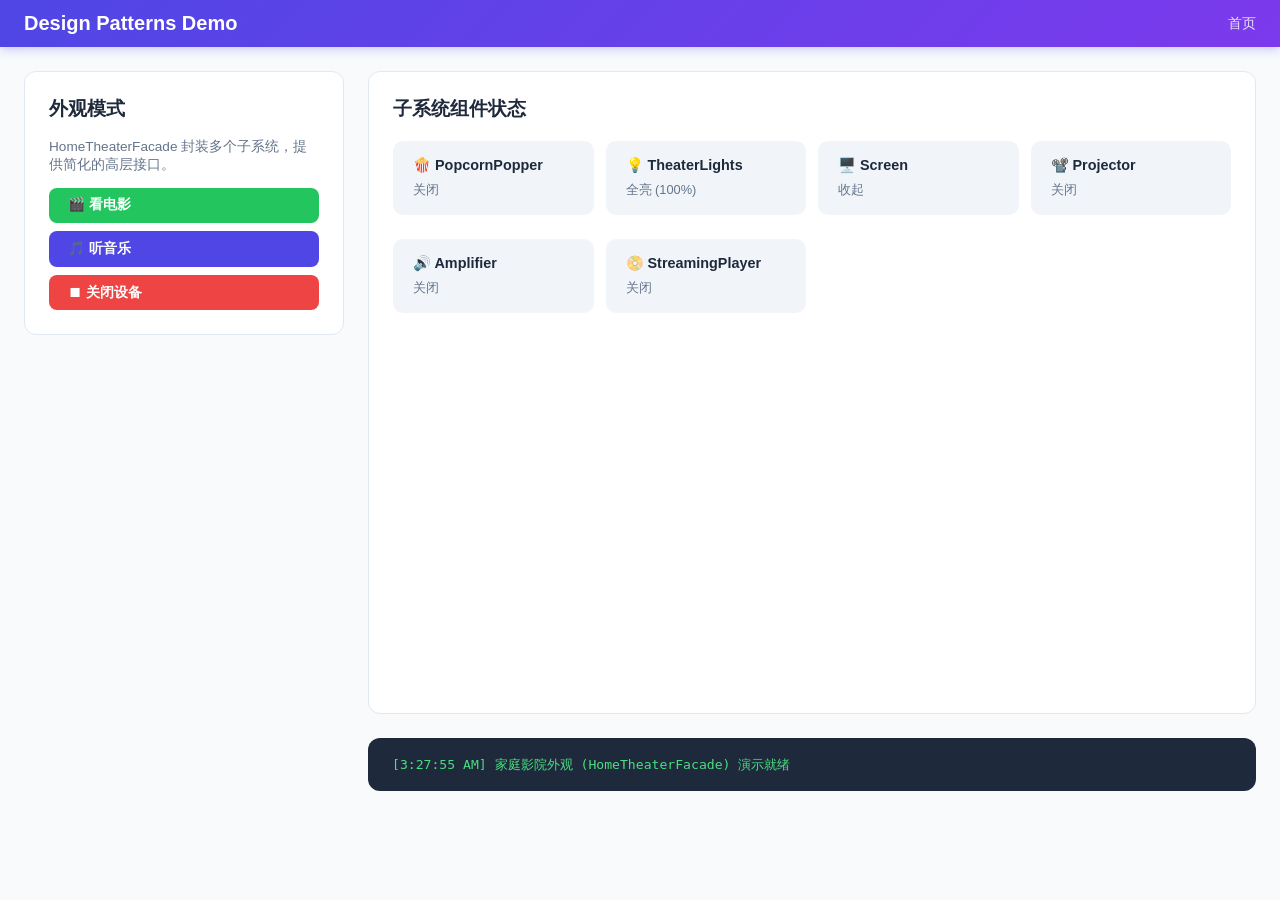
<file: docs/facade.html>
<!DOCTYPE html>
<html lang="zh-CN">
<head>
<meta charset="UTF-8">
<meta name="viewport" content="width=device-width, initial-scale=1.0">
<title>外观模式 - 家庭影院</title>
<link rel="stylesheet" href="css/style.css">
</head>
<body>
<nav class="navbar" style="display:flex;align-items:center;justify-content:space-between;">
  <a href="index.html" class="brand">Design Patterns Demo</a>
  <div class="nav-links"><a href="index.html">首页</a></div>
</nav>

<div class="page-container">
  <div class="control-panel">
    <h2 style="margin-top:0;font-size:1.2rem;">外观模式</h2>
    <p style="font-size:0.85rem;color:var(--text-muted);">HomeTheaterFacade 封装多个子系统，提供简化的高层接口。</p>

    <div style="display:flex;flex-direction:column;gap:0.5rem;">
      <button class="btn btn-success" onclick="watchMovie()">🎬 看电影</button>
      <button class="btn btn-primary" onclick="listenToMusic()">🎵 听音乐</button>
      <button class="btn btn-danger" onclick="endAll()">⏹ 关闭设备</button>
    </div>
  </div>

  <div class="viz-area">
    <div class="viz-main">
      <h3 style="margin-top:0;">子系统组件状态</h3>
      <div style="display:grid;grid-template-columns:repeat(auto-fill,minmax(180px,1fr));gap:0.75rem;" id="components">
        <div class="status-card" id="comp-popcorn"><h4>🍿 PopcornPopper</h4><div class="detail" id="state-popcorn">关闭</div></div>
        <div class="status-card" id="comp-lights"><h4>💡 TheaterLights</h4><div class="detail" id="state-lights">全亮 (100%)</div></div>
        <div class="status-card" id="comp-screen"><h4>🖥️ Screen</h4><div class="detail" id="state-screen">收起</div></div>
        <div class="status-card" id="comp-projector"><h4>📽️ Projector</h4><div class="detail" id="state-projector">关闭</div></div>
        <div class="status-card" id="comp-amplifier"><h4>🔊 Amplifier</h4><div class="detail" id="state-amplifier">关闭</div></div>
        <div class="status-card" id="comp-player"><h4>📀 StreamingPlayer</h4><div class="detail" id="state-player">关闭</div></div>
      </div>
    </div>
    <div class="log-panel" id="logPanel"></div>
  </div>
</div>

<script src="js/common.js"></script>
<script>
async function animate(id, text) {
  await new Promise(r => setTimeout(r, 300));
  document.getElementById('state-' + id).textContent = text;
  document.getElementById('comp-' + id).style.background = '#dcfce7';
  setTimeout(() => document.getElementById('comp-' + id).style.background = '', 500);
}

function resetStates() {
  ['popcorn','lights','screen','projector','amplifier','player'].forEach(id => {
    document.getElementById('comp-' + id).style.background = '';
  });
}

async function watchMovie() {
  clearLog();
  resetStates();
  log('家庭影院 facade.watchMovie("Inception") 一键启动', 'highlight');

  log('  → popcornPopper.on()');
  await animate('popcorn', '运行中');
  log('  → popcornPopper.pop()');
  await animate('popcorn', '爆米花制作完成');

  log('  → theaterLights.dim(10)');
  await animate('lights', '调暗 (10%)');

  log('  → screen.down()');
  await animate('screen', '降下');

  log('  → projector.on()');
  await animate('projector', '开启');
  log('  → projector.wideScreenMode()');
  await animate('projector', '宽屏模式');

  log('  → amplifier.on()');
  await animate('amplifier', '开启');
  log('  → amplifier.setStreamingPlayer()');
  log('  → amplifier.setSurroundSound()');
  log('  → amplifier.setVolume(5)');
  await animate('amplifier', '环绕声 音量:5');

  log('  → streamingPlayer.on()');
  await animate('player', '开启');
  log('  → streamingPlayer.play("Inception")');
  await animate('player', '播放: Inception');

  log('电影播放开始 ✓', 'success');
}

async function listenToMusic() {
  clearLog();
  resetStates();
  log('家庭影院 facade.listenToMusic("Jazz Playlist") 一键启动', 'highlight');

  log('  → theaterLights.dim(50)');
  await animate('lights', '调暗 (50%)');

  log('  → amplifier.on()');
  await animate('amplifier', '开启');
  log('  → amplifier.setVolume(8)');
  await animate('amplifier', '立体声 音量:8');

  log('  → streamingPlayer.on()');
  await animate('player', '开启');
  log('  → streamingPlayer.play("Jazz Playlist")');
  await animate('player', '播放: Jazz Playlist');

  log('音乐播放中 ✓', 'success');
}

async function endAll() {
  clearLog();
  resetStates();
  log('家庭影院 facade.end() 一键关闭', 'highlight');

  log('  → popcornPopper.off()');
  await animate('popcorn', '关闭');
  log('  → theaterLights.on()');
  await animate('lights', '全亮 (100%)');
  log('  → screen.up()');
  await animate('screen', '收起');
  log('  → projector.off()');
  await animate('projector', '关闭');
  log('  → amplifier.off()');
  await animate('amplifier', '关闭');
  log('  → streamingPlayer.off()');
  await animate('player', '关闭');

  log('所有设备已关闭 ✓', 'success');
}

log('家庭影院外观 (HomeTheaterFacade) 演示就绪', 'success');
</script>
</body>
</html>
</file>
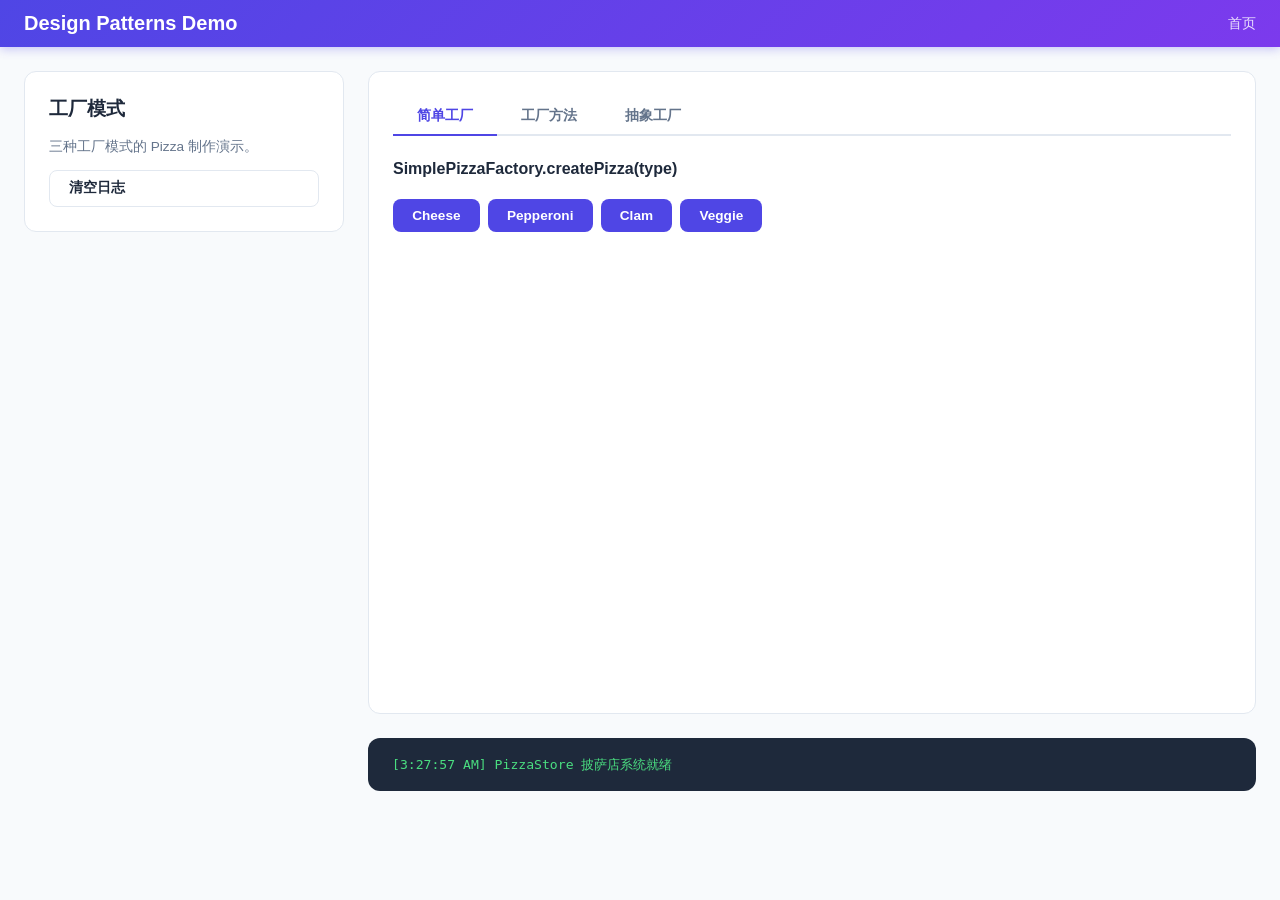
<file: docs/factory.html>
<!DOCTYPE html>
<html lang="zh-CN">
<head>
<meta charset="UTF-8">
<meta name="viewport" content="width=device-width, initial-scale=1.0">
<title>工厂模式 - Pizza Store</title>
<link rel="stylesheet" href="css/style.css">
</head>
<body>
<nav class="navbar" style="display:flex;align-items:center;justify-content:space-between;">
  <a href="index.html" class="brand">Design Patterns Demo</a>
  <div class="nav-links"><a href="index.html">首页</a></div>
</nav>

<div class="page-container">
  <div class="control-panel">
    <h2 style="margin-top:0;font-size:1.2rem;">工厂模式</h2>
    <p style="font-size:0.85rem;color:var(--text-muted);">三种工厂模式的 Pizza 制作演示。</p>
    <button class="btn btn-outline" onclick="clearLog()" style="width:100%;">清空日志</button>
  </div>

  <div class="viz-area">
    <div class="viz-main">
      <div class="tabs">
        <button class="tab-btn active" data-tab="simple">简单工厂</button>
        <button class="tab-btn" data-tab="method">工厂方法</button>
        <button class="tab-btn" data-tab="abstract">抽象工厂</button>
      </div>

      <!-- Simple Factory -->
      <div class="tab-content active" id="simple">
        <h4>SimplePizzaFactory.createPizza(type)</h4>
        <div class="btn-group" style="margin-bottom:1rem;">
          <button class="btn btn-primary" onclick="simpleFactory('cheese')">Cheese</button>
          <button class="btn btn-primary" onclick="simpleFactory('pepperoni')">Pepperoni</button>
          <button class="btn btn-primary" onclick="simpleFactory('clam')">Clam</button>
          <button class="btn btn-primary" onclick="simpleFactory('veggie')">Veggie</button>
        </div>
        <div id="simpleResult" class="status-card" style="display:none;"></div>
      </div>

      <!-- Factory Method -->
      <div class="tab-content" id="method">
        <h4>PizzaStore (子类覆写 createPizza)</h4>
        <div style="display:flex;gap:1rem;margin-bottom:1rem;flex-wrap:wrap;">
          <select id="fmStore" class="btn btn-outline">
            <option value="NY">NYPizzaStore</option>
            <option value="Chicago">ChicagoPizzaStore</option>
          </select>
          <select id="fmType" class="btn btn-outline">
            <option value="cheese">Cheese</option>
            <option value="pepperoni">Pepperoni</option>
            <option value="clam">Clam</option>
            <option value="veggie">Veggie</option>
          </select>
          <button class="btn btn-success" onclick="factoryMethod()">下单 orderPizza()</button>
        </div>
        <div id="fmResult" class="status-card" style="display:none;"></div>
      </div>

      <!-- Abstract Factory -->
      <div class="tab-content" id="abstract">
        <h4>PizzaIngredientFactory (原料工厂)</h4>
        <div style="display:flex;gap:1rem;margin-bottom:1rem;flex-wrap:wrap;">
          <select id="afStore" class="btn btn-outline">
            <option value="NY">NYPizzaIngredientFactory</option>
            <option value="Chicago">ChicagoPizzaIngredientFactory</option>
          </select>
          <select id="afType" class="btn btn-outline">
            <option value="cheese">CheesePizza</option>
            <option value="pepperoni">PepperoniPizza</option>
            <option value="clam">ClamPizza</option>
            <option value="veggie">VeggiePizza</option>
          </select>
          <button class="btn btn-success" onclick="abstractFactory()">制作 Pizza</button>
        </div>
        <div id="afResult" class="status-card" style="display:none;"></div>
      </div>
    </div>
    <div class="log-panel" id="logPanel"></div>
  </div>
</div>

<script src="js/common.js"></script>
<script>
initTabs();

const ingredients = {
  NY: { dough:'ThinCrustDough', sauce:'MarinaraSauce', cheese:'ReggianoCheese', veggie:'Garlic', clam:'FreshClams', pepperoni:'SlicedPepperoni' },
  Chicago: { dough:'ThickCrustDough', sauce:'PlumTomatoSauce', cheese:'MozzarellaCheese', veggie:'Spinach', clam:'FrozenClams', pepperoni:'SlicedPepperoni' }
};

function simpleFactory(type) {
  clearLog();
  const result = document.getElementById('simpleResult');
  result.style.display = 'block';
  log('简单工厂: SimplePizzaFactory.createPizza("' + type + '")', 'highlight');
  log('  → new ' + type.charAt(0).toUpperCase() + type.slice(1) + 'Pizza()');
  log('  → pizza.prepare() 准备原料');
  log('  → pizza.bake() 烘烤');
  log('  → pizza.cut() 切片');
  log('  → pizza.box() 装盒', 'success');
  result.innerHTML = `<h4>${type.charAt(0).toUpperCase()+type.slice(1)} Pizza</h4>
    <div class="detail">SimplePizzaFactory 创建 → prepare → bake → cut → box</div>
    <div style="margin-top:0.5rem;font-size:0.85rem;color:var(--success);">✓ 订单完成</div>`;
}

function factoryMethod() {
  clearLog();
  const store = document.getElementById('fmStore').value;
  const type = document.getElementById('fmType').value;
  const result = document.getElementById('fmResult');
  result.style.display = 'block';
  log('工厂方法: ' + store + 'PizzaStore.orderPizza("' + type + '")', 'highlight');
  log('  → 调用子类覆写的 createPizza("' + type + '")');
  log('  → ' + store + 'PizzaStore.createPizza() 返回 ' + store + 'Style' + type.charAt(0).toUpperCase() + type.slice(1) + 'Pizza');
  log('  → pizza.prepare() 准备原料');
  log('  → pizza.bake() 烘烤');
  log('  → pizza.cut() 切片');
  log('  → pizza.box() 装盒', 'success');
  result.innerHTML = `<h4>${store} Style ${type.charAt(0).toUpperCase()+type.slice(1)} Pizza</h4>
    <div class="detail">工厂方法：${store}PizzaStore 子类决定创建哪种 Pizza</div>
    <div style="margin-top:0.5rem;font-size:0.85rem;color:var(--success);">✓ 订单完成</div>`;
}

function abstractFactory() {
  clearLog();
  const store = document.getElementById('afStore').value;
  const type = document.getElementById('afType').value;
  const result = document.getElementById('afResult');
  const ing = ingredients[store];
  result.style.display = 'block';
  log('抽象工厂: ' + store + 'PizzaIngredientFactory 创建原料', 'highlight');
  log('  → 面团 dough: new ' + ing.dough + '()');
  log('  → 酱料 sauce: new ' + ing.sauce + '()');
  log('  → 芝士 cheese: new ' + ing.cheese + '()');
  if (type === 'clam') log('  → 蛤蜊 clam: new ' + ing.clam + '()');
  if (type === 'pepperoni') log('  → 腊肠 pepperoni: new ' + ing.pepperoni + '()');
  if (type === 'veggie') log('  → 蔬菜 veggie: new ' + ing.veggie + '()');
  log('  → ' + type.charAt(0).toUpperCase() + type.slice(1) + 'Pizza.prepare() 使用上述原料');
  log('  → 烘烤 bake → 切片 cut → 装盒 box', 'success');
  result.innerHTML = `<h4>${type.charAt(0).toUpperCase()+type.slice(1)} Pizza (${store})</h4>
    <div class="detail"><strong>原料:</strong> ${ing.dough}, ${ing.sauce}, ${ing.cheese}${type==='clam'?', '+ing.clam:''}${type==='pepperoni'?', '+ing.pepperoni:''}${type==='veggie'?', '+ing.veggie:''}</div>
    <div style="margin-top:0.5rem;font-size:0.85rem;color:var(--success);">✓ 订单完成</div>`;
}

log('PizzaStore 披萨店系统就绪', 'success');
</script>
</body>
</html>
</file>
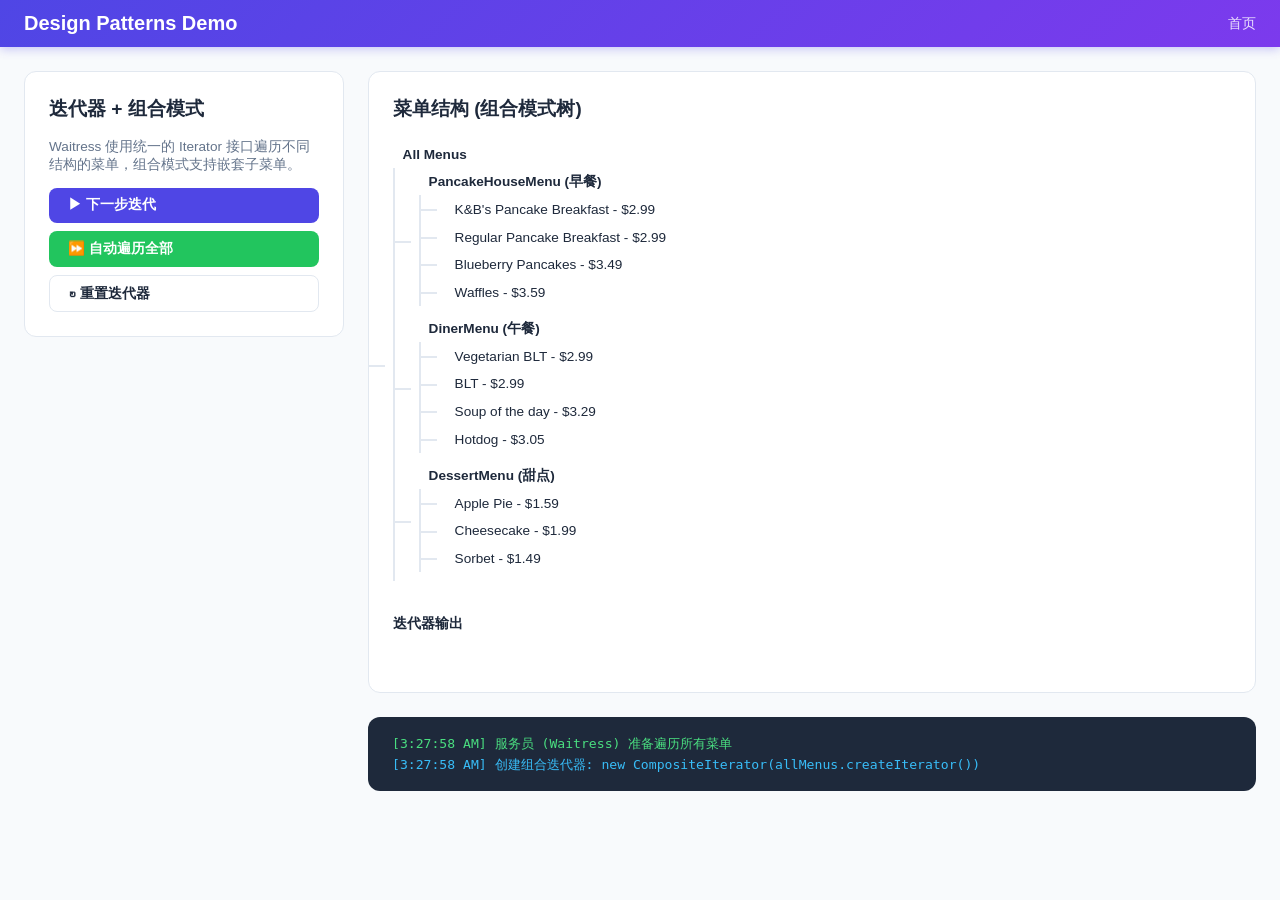
<file: docs/iterator.html>
<!DOCTYPE html>
<html lang="zh-CN">
<head>
<meta charset="UTF-8">
<meta name="viewport" content="width=device-width, initial-scale=1.0">
<title>迭代器模式 - 餐厅菜单</title>
<link rel="stylesheet" href="css/style.css">
</head>
<body>
<nav class="navbar" style="display:flex;align-items:center;justify-content:space-between;">
  <a href="index.html" class="brand">Design Patterns Demo</a>
  <div class="nav-links"><a href="index.html">首页</a></div>
</nav>

<div class="page-container">
  <div class="control-panel">
    <h2 style="margin-top:0;font-size:1.2rem;">迭代器 + 组合模式</h2>
    <p style="font-size:0.85rem;color:var(--text-muted);">Waitress 使用统一的 Iterator 接口遍历不同结构的菜单，组合模式支持嵌套子菜单。</p>

    <div class="btn-group" style="flex-direction:column;">
      <button class="btn btn-primary" onclick="stepIterate()">▶ 下一步迭代</button>
      <button class="btn btn-success" onclick="autoIterate()">⏩ 自动遍历全部</button>
      <button class="btn btn-outline" onclick="resetIterator()">↻ 重置迭代器</button>
    </div>
  </div>

  <div class="viz-area">
    <div class="viz-main">
      <h3 style="margin-top:0;">菜单结构 (组合模式树)</h3>
      <ul class="tree" id="menuTree">
        <li><span class="node-label folder" data-id="all">All Menus</span>
          <ul>
            <li><span class="node-label folder" data-id="breakfast">PancakeHouseMenu (早餐)</span>
              <ul>
                <li><span class="node-label" data-id="b1">K&B's Pancake Breakfast - $2.99</span></li>
                <li><span class="node-label" data-id="b2">Regular Pancake Breakfast - $2.99</span></li>
                <li><span class="node-label" data-id="b3">Blueberry Pancakes - $3.49</span></li>
                <li><span class="node-label" data-id="b4">Waffles - $3.59</span></li>
              </ul>
            </li>
            <li><span class="node-label folder" data-id="lunch">DinerMenu (午餐)</span>
              <ul>
                <li><span class="node-label" data-id="l1">Vegetarian BLT - $2.99</span></li>
                <li><span class="node-label" data-id="l2">BLT - $2.99</span></li>
                <li><span class="node-label" data-id="l3">Soup of the day - $3.29</span></li>
                <li><span class="node-label" data-id="l4">Hotdog - $3.05</span></li>
              </ul>
            </li>
            <li><span class="node-label folder" data-id="dessert">DessertMenu (甜点)</span>
              <ul>
                <li><span class="node-label" data-id="d1">Apple Pie - $1.59</span></li>
                <li><span class="node-label" data-id="d2">Cheesecake - $1.99</span></li>
                <li><span class="node-label" data-id="d3">Sorbet - $1.49</span></li>
              </ul>
            </li>
          </ul>
        </li>
      </ul>

      <h4 style="font-size:0.9rem;margin-top:1.5rem;">迭代器输出</h4>
      <div id="iterOutput" style="font-size:0.85rem;max-height:200px;overflow-y:auto;"></div>
    </div>
    <div class="log-panel" id="logPanel"></div>
  </div>
</div>

<script src="js/common.js"></script>
<script>
const flatMenu = ['b1','b2','b3','b4','l1','l2','l3','l4','d1','d2','d3'];
const menuNames = {
  b1:"K&B's Pancake Breakfast", b2:"Regular Pancake Breakfast", b3:"Blueberry Pancakes", b4:"Waffles",
  l1:"Vegetarian BLT", l2:"BLT", l3:"Soup of the day", l4:"Hotdog",
  d1:"Apple Pie", d2:"Cheesecake", d3:"Sorbet"
};
let iterIndex = 0;
let autoRunning = false;

function highlightNode(id) {
  document.querySelectorAll('.node-label.highlighted').forEach(n => n.classList.remove('highlighted'));
  const el = document.querySelector(`.node-label[data-id="${id}"]`);
  if (el) el.classList.add('highlighted');
}

function stepIterate() {
  if (iterIndex >= flatMenu.length) {
    log('CompositeIterator: 所有菜单项遍历完毕', 'warning');
    return;
  }
  const id = flatMenu[iterIndex];
  highlightNode(id);
  const output = document.getElementById('iterOutput');
  output.innerHTML += `<div style="padding:0.3rem 0;border-bottom:1px solid var(--border);animation:slideIn 0.3s ease;">
    <strong>[${iterIndex+1}]</strong> ${menuNames[id]}
  </div>`;
  output.scrollTop = output.scrollHeight;
  log('Iterator.next() → MenuItem("' + menuNames[id] + '")', 'highlight');
  log('  hasNext() = ' + (iterIndex + 1 < flatMenu.length));
  iterIndex++;
}

async function autoIterate() {
  if (autoRunning) return;
  autoRunning = true;
  while (iterIndex < flatMenu.length) {
    stepIterate();
    await new Promise(r => setTimeout(r, 400));
  }
  autoRunning = false;
  log('遍历完成 ✓', 'success');
}

function resetIterator() {
  iterIndex = 0;
  autoRunning = false;
  document.querySelectorAll('.node-label.highlighted').forEach(n => n.classList.remove('highlighted'));
  document.getElementById('iterOutput').innerHTML = '';
  clearLog();
  log('迭代器已重置: new CompositeIterator(allMenus.iterator())', 'success');
}

log('服务员 (Waitress) 准备遍历所有菜单', 'success');
log('创建组合迭代器: new CompositeIterator(allMenus.createIterator())', 'highlight');
</script>
</body>
</html>
</file>
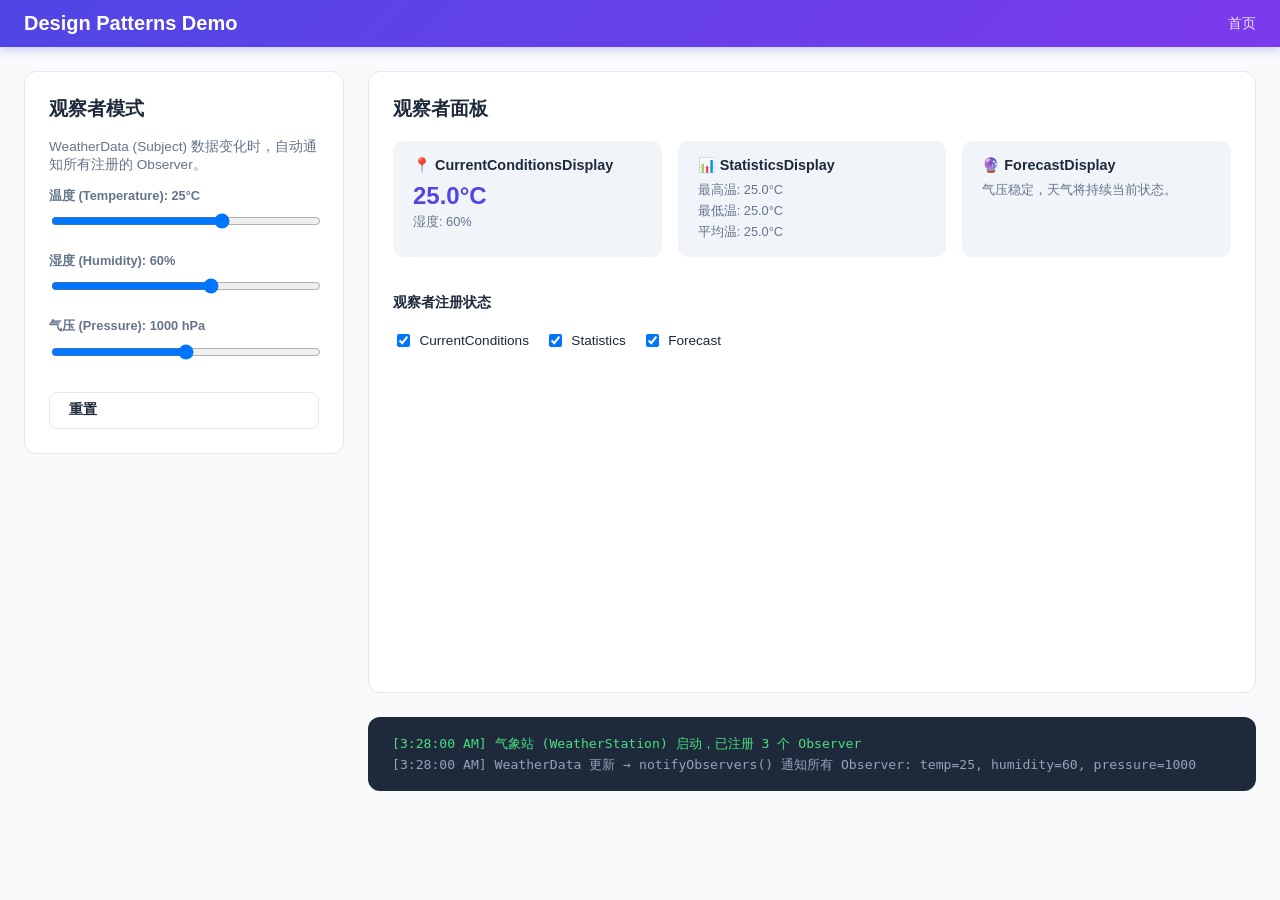
<file: docs/observer.html>
<!DOCTYPE html>
<html lang="zh-CN">
<head>
<meta charset="UTF-8">
<meta name="viewport" content="width=device-width, initial-scale=1.0">
<title>观察者模式 - 气象站</title>
<link rel="stylesheet" href="css/style.css">
</head>
<body>
<nav class="navbar" style="display:flex;align-items:center;justify-content:space-between;">
  <a href="index.html" class="brand">Design Patterns Demo</a>
  <div class="nav-links"><a href="index.html">首页</a></div>
</nav>

<div class="page-container">
  <div class="control-panel">
    <h2 style="margin-top:0;font-size:1.2rem;">观察者模式</h2>
    <p style="font-size:0.85rem;color:var(--text-muted);">WeatherData (Subject) 数据变化时，自动通知所有注册的 Observer。</p>
    <div class="control-group">
      <label>温度 (Temperature): <strong id="tempVal">25</strong>°C</label>
      <input type="range" id="tempSlider" min="-20" max="50" value="25">
    </div>
    <div class="control-group">
      <label>湿度 (Humidity): <strong id="humVal">60</strong>%</label>
      <input type="range" id="humSlider" min="0" max="100" value="60">
    </div>
    <div class="control-group">
      <label>气压 (Pressure): <strong id="presVal">1000</strong> hPa</label>
      <input type="range" id="presSlider" min="950" max="1050" value="1000">
    </div>
    <button class="btn btn-outline" onclick="resetAll()" style="width:100%;margin-top:0.5rem;">重置</button>
  </div>

  <div class="viz-area">
    <div class="viz-main">
      <h3 style="margin-top:0;">观察者面板</h3>
      <div style="display:grid;grid-template-columns:repeat(3,1fr);gap:1rem;">
        <div class="status-card" id="currentDisplay">
          <h4>📍 CurrentConditionsDisplay</h4>
          <div class="value" id="currentTemp">25.0°C</div>
          <div class="detail" id="currentHum">湿度: 60%</div>
        </div>
        <div class="status-card" id="statsDisplay">
          <h4>📊 StatisticsDisplay</h4>
          <div class="detail">最高温: <span id="maxTemp">25.0</span>°C</div>
          <div class="detail">最低温: <span id="minTemp">25.0</span>°C</div>
          <div class="detail">平均温: <span id="avgTemp">25.0</span>°C</div>
        </div>
        <div class="status-card" id="forecastDisplay">
          <h4>🔮 ForecastDisplay</h4>
          <div class="detail" id="forecastText">气压稳定，天气将持续晴好。</div>
        </div>
      </div>
      <div style="margin-top:1.5rem;">
        <h4 style="font-size:0.9rem;">观察者注册状态</h4>
        <div style="display:flex;gap:1rem;flex-wrap:wrap;" id="observerStatus">
          <label style="display:flex;align-items:center;gap:0.4rem;font-size:0.85rem;">
            <input type="checkbox" checked onchange="toggleObserver('current')"> CurrentConditions
          </label>
          <label style="display:flex;align-items:center;gap:0.4rem;font-size:0.85rem;">
            <input type="checkbox" checked onchange="toggleObserver('stats')"> Statistics
          </label>
          <label style="display:flex;align-items:center;gap:0.4rem;font-size:0.85rem;">
            <input type="checkbox" checked onchange="toggleObserver('forecast')"> Forecast
          </label>
        </div>
      </div>
    </div>
    <div class="log-panel" id="logPanel"></div>
  </div>
</div>

<script src="js/common.js"></script>
<script>
let temp = 25, humidity = 60, pressure = 1000;
let lastPressure = 1000;
let tempHistory = [25];
let observers = { current: true, stats: true, forecast: true };

function update() {
  if (observers.current) {
    document.getElementById('currentTemp').textContent = fmt(temp, 1) + '°C';
    document.getElementById('currentHum').textContent = '湿度: ' + humidity + '%';
  } else {
    document.getElementById('currentTemp').textContent = '--';
    document.getElementById('currentHum').textContent = '未注册';
  }

  if (observers.stats) {
    tempHistory.push(temp);
    document.getElementById('maxTemp').textContent = fmt(Math.max(...tempHistory), 1);
    document.getElementById('minTemp').textContent = fmt(Math.min(...tempHistory), 1);
    const avg = tempHistory.reduce((a, b) => a + b, 0) / tempHistory.length;
    document.getElementById('avgTemp').textContent = fmt(avg, 1);
  }

  if (observers.forecast) {
    let msg;
    const diff = pressure - lastPressure;
    const threshold = 3;
    if (Math.abs(diff) <= threshold) {
      msg = '气压稳定，天气将持续当前状态。';
    } else if (diff > 0) {
      msg = '气压上升，天气将转好。';
    } else {
      msg = '气压下降，可能有降雨。';
    }
    document.getElementById('forecastText').textContent = msg;
    lastPressure = pressure;
  }
  log('WeatherData 更新 → notifyObservers() 通知所有 Observer: temp=' + temp + ', humidity=' + humidity + ', pressure=' + pressure);
}

function toggleObserver(name) {
  observers[name] = !observers[name];
  const action = observers[name] ? '注册' : '注销';
  log('Observer "' + name + '" 已' + action, observers[name] ? 'success' : 'warning');
  update();
}

function resetAll() {
  document.getElementById('tempSlider').value = 25;
  document.getElementById('humSlider').value = 60;
  document.getElementById('presSlider').value = 1000;
  document.getElementById('tempVal').textContent = '25';
  document.getElementById('humVal').textContent = '60';
  document.getElementById('presVal').textContent = '1000';
  temp = 25; humidity = 60; pressure = 1000; lastPressure = 1000;
  tempHistory = [25];
  clearLog();
  log('系统已重置', 'success');
  update();
}

document.getElementById('tempSlider').addEventListener('input', e => {
  temp = Number(e.target.value);
  document.getElementById('tempVal').textContent = temp;
  update();
});
document.getElementById('humSlider').addEventListener('input', e => {
  humidity = Number(e.target.value);
  document.getElementById('humVal').textContent = humidity;
  update();
});
document.getElementById('presSlider').addEventListener('input', e => {
  pressure = Number(e.target.value);
  document.getElementById('presVal').textContent = pressure;
  update();
});

log('气象站 (WeatherStation) 启动，已注册 3 个 Observer', 'success');
update();
</script>
</body>
</html>
</file>
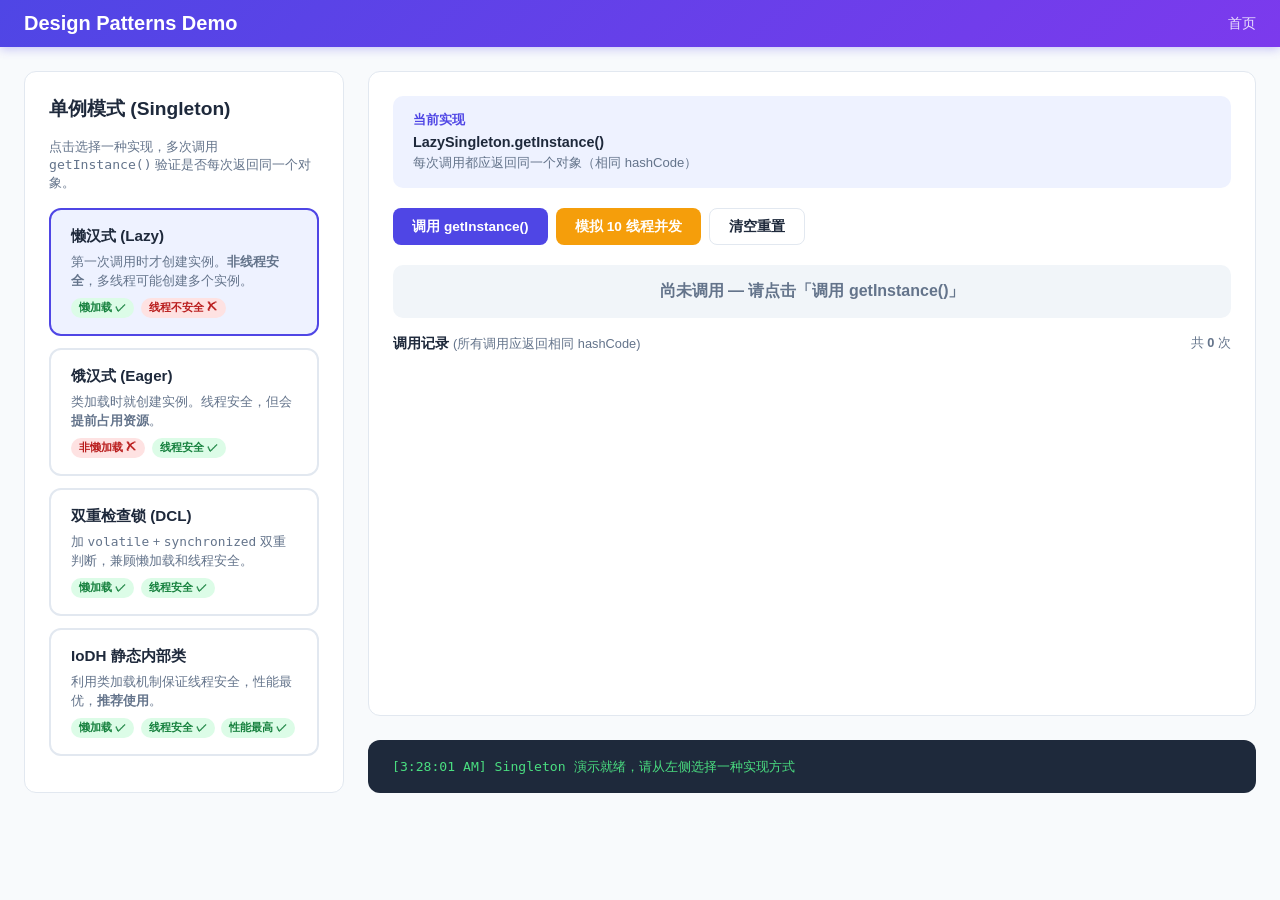
<file: docs/singleton.html>
<!DOCTYPE html>
<html lang="zh-CN">
<head>
<meta charset="UTF-8">
<meta name="viewport" content="width=device-width, initial-scale=1.0">
<title>单例模式 - 四种实现</title>
<link rel="stylesheet" href="css/style.css">
<style>
.impl-card { border:2px solid var(--border); border-radius:12px; padding:1rem 1.25rem; margin-bottom:0.75rem; cursor:pointer; transition:all 0.2s; }
.impl-card.active { border-color:var(--primary); background:#eef2ff; }
.impl-card h4 { margin:0 0 0.3rem; font-size:0.95rem; }
.impl-card p { margin:0; font-size:0.8rem; color:var(--text-muted); line-height:1.5; }
.impl-card .tags { display:flex; gap:0.4rem; margin-top:0.5rem; }
.tag { font-size:0.7rem; padding:0.15rem 0.5rem; border-radius:99px; font-weight:600; }
.tag-yes { background:#dcfce7; color:#15803d; }
.tag-no  { background:#fee2e2; color:#b91c1c; }
.instance-row { display:flex; align-items:center; gap:1rem; padding:0.6rem 1rem; margin-bottom:0.4rem; border-radius:8px; background:#f8fafc; border:1px solid var(--border); animation:slideIn 0.3s ease; font-size:0.85rem; }
.instance-row .call-id { color:var(--text-muted); width:2rem; flex-shrink:0; }
.instance-row .hash { font-family:monospace; color:var(--primary); font-weight:600; flex:1; }
.instance-row .badge-same { background:#dcfce7; color:#15803d; font-size:0.7rem; padding:0.15rem 0.5rem; border-radius:99px; font-weight:600; }
.instance-row .badge-diff { background:#fee2e2; color:#b91c1c; font-size:0.7rem; padding:0.15rem 0.5rem; border-radius:99px; font-weight:600; }
.verify-banner { padding:1rem 1.5rem; border-radius:10px; text-align:center; font-size:1rem; font-weight:700; margin-bottom:1rem; }
.verify-banner.pass { background:#dcfce7; color:#15803d; }
.verify-banner.pending { background:#f1f5f9; color:var(--text-muted); }
</style>
</head>
<body>
<nav class="navbar" style="display:flex;align-items:center;justify-content:space-between;">
  <a href="index.html" class="brand">Design Patterns Demo</a>
  <div class="nav-links"><a href="index.html">首页</a></div>
</nav>

<div class="page-container">
  <div class="control-panel">
    <h2 style="margin-top:0;font-size:1.2rem;">单例模式 (Singleton)</h2>
    <p style="font-size:0.82rem;color:var(--text-muted);margin-bottom:1rem;">点击选择一种实现，多次调用 <code>getInstance()</code> 验证是否每次返回同一个对象。</p>

    <div class="impl-card active" onclick="selectImpl('lazy')" id="card-lazy">
      <h4>懒汉式 (Lazy)</h4>
      <p>第一次调用时才创建实例。<strong>非线程安全</strong>，多线程可能创建多个实例。</p>
      <div class="tags"><span class="tag tag-yes">懒加载 ✓</span><span class="tag tag-no">线程不安全 ✗</span></div>
    </div>
    <div class="impl-card" onclick="selectImpl('eager')" id="card-eager">
      <h4>饿汉式 (Eager)</h4>
      <p>类加载时就创建实例。线程安全，但会<strong>提前占用资源</strong>。</p>
      <div class="tags"><span class="tag tag-no">非懒加载 ✗</span><span class="tag tag-yes">线程安全 ✓</span></div>
    </div>
    <div class="impl-card" onclick="selectImpl('dcl')" id="card-dcl">
      <h4>双重检查锁 (DCL)</h4>
      <p>加 <code>volatile</code> + <code>synchronized</code> 双重判断，兼顾懒加载和线程安全。</p>
      <div class="tags"><span class="tag tag-yes">懒加载 ✓</span><span class="tag tag-yes">线程安全 ✓</span></div>
    </div>
    <div class="impl-card" onclick="selectImpl('iodh')" id="card-iodh">
      <h4>IoDH 静态内部类</h4>
      <p>利用类加载机制保证线程安全，性能最优，<strong>推荐使用</strong>。</p>
      <div class="tags"><span class="tag tag-yes">懒加载 ✓</span><span class="tag tag-yes">线程安全 ✓</span><span class="tag tag-yes">性能最高 ✓</span></div>
    </div>
  </div>

  <div class="viz-area">
    <div class="viz-main">
      <div id="implDesc" style="background:#eef2ff;border-radius:10px;padding:1rem 1.25rem;margin-bottom:1.25rem;">
        <div style="font-size:0.8rem;color:var(--primary);font-weight:700;margin-bottom:0.3rem;">当前实现</div>
        <div id="implDescText" style="font-size:0.9rem;font-weight:600;">LazySingleton.getInstance()</div>
        <div id="implDescNote" style="font-size:0.82rem;color:var(--text-muted);margin-top:0.25rem;">每次调用都应返回同一个对象（相同 hashCode）</div>
      </div>

      <div class="btn-group" style="margin-bottom:1.25rem;">
        <button class="btn btn-primary" onclick="callGetInstance()">调用 getInstance()</button>
        <button class="btn btn-warning" onclick="simulateConcurrent()">模拟 10 线程并发</button>
        <button class="btn btn-outline" onclick="resetDemo()">清空重置</button>
      </div>

      <div class="verify-banner pending" id="verifyBanner">尚未调用 — 请点击「调用 getInstance()」</div>

      <div style="display:flex;justify-content:space-between;align-items:center;margin-bottom:0.5rem;">
        <h4 style="margin:0;font-size:0.9rem;">调用记录 <span style="color:var(--text-muted);font-weight:normal;font-size:0.8rem;">(所有调用应返回相同 hashCode)</span></h4>
        <span style="font-size:0.8rem;color:var(--text-muted);">共 <strong id="callCountDisplay">0</strong> 次</span>
      </div>
      <div id="instanceList" style="max-height:300px;overflow-y:auto;"></div>
    </div>
    <div class="log-panel" id="logPanel"></div>
  </div>
</div>

<script src="js/common.js"></script>
<script>
const impls = {
  lazy:  { name:'LazySingleton',                 hash:'a3f2c1', label:'懒汉式' },
  eager: { name:'HungrySingleton',               hash:'b7d4e8', label:'饿汉式' },
  dcl:   { name:'DoubleCheckedLockingSingleton', hash:'c9a1f3', label:'双重检查锁' },
  iodh:  { name:'IoDHSingleton',                 hash:'d2e5b7', label:'IoDH 静态内部类' }
};
let currentImpl = 'lazy';
let callHistory = [];

function selectImpl(key) {
  currentImpl = key;
  document.querySelectorAll('.impl-card').forEach(c => c.classList.remove('active'));
  document.getElementById('card-' + key).classList.add('active');
  document.getElementById('implDescText').textContent = impls[key].name + '.getInstance()';
  resetDemo();
  log('切换到实现: ' + impls[key].name, 'success');
}

function callGetInstance() {
  const impl = impls[currentImpl];
  const callNum = callHistory.length + 1;
  callHistory.push({ num:callNum, hash:impl.hash, name:impl.name });
  renderList();
  log(impl.name + '.getInstance() → @' + impl.hash, 'highlight');
  updateBanner();
  document.getElementById('callCountDisplay').textContent = callHistory.length;
}

function simulateConcurrent() {
  const impl = impls[currentImpl];
  log('模拟 10 个线程同时调用 ' + impl.name + '.getInstance()...', 'warning');
  for (let i = 0; i < 10; i++) {
    callHistory.push({ num:callHistory.length + 1, hash:impl.hash, name:impl.name, thread:i + 1 });
  }
  renderList();
  updateBanner();
  document.getElementById('callCountDisplay').textContent = callHistory.length;
  log('所有线程 hashCode 完全一致 → 单例验证通过 ✓', 'success');
}

function renderList() {
  const firstHash = callHistory[0]?.hash;
  document.getElementById('instanceList').innerHTML = callHistory.map(item => {
    const isSame = item.hash === firstHash;
    const label = callHistory.length > 1
      ? (isSame ? '<span class="badge-same">= 同一实例</span>' : '<span class="badge-diff">≠ 不同实例!</span>')
      : '';
    const thread = item.thread ? '<span style="color:var(--text-muted);">线程 Thread-' + item.thread + '</span>' : '第 ' + item.num + ' 次调用';
    return '<div class="instance-row"><span class="call-id">#' + item.num + '</span><span>' + thread + '</span><span class="hash">@' + item.hash + '</span>' + label + '</div>';
  }).join('');
}

function updateBanner() {
  const banner = document.getElementById('verifyBanner');
  if (callHistory.length < 2) {
    banner.className = 'verify-banner pending';
    banner.textContent = '已获取 1 次实例 — 再调用一次，验证 hashCode 是否相同';
    return;
  }
  const hashes = new Set(callHistory.map(i => i.hash));
  if (hashes.size === 1) {
    banner.className = 'verify-banner pass';
    banner.textContent = '✓ ' + callHistory.length + ' 次调用，hashCode 全部相同 → 单例模式验证通过';
  }
}

function resetDemo() {
  callHistory = [];
  document.getElementById('instanceList').innerHTML = '';
  document.getElementById('callCountDisplay').textContent = '0';
  const banner = document.getElementById('verifyBanner');
  banner.className = 'verify-banner pending';
  banner.textContent = '尚未调用 — 请点击「调用 getInstance()」';
  clearLog();
}

log('Singleton 演示就绪，请从左侧选择一种实现方式', 'success');
</script>
</body>
</html>
</file>
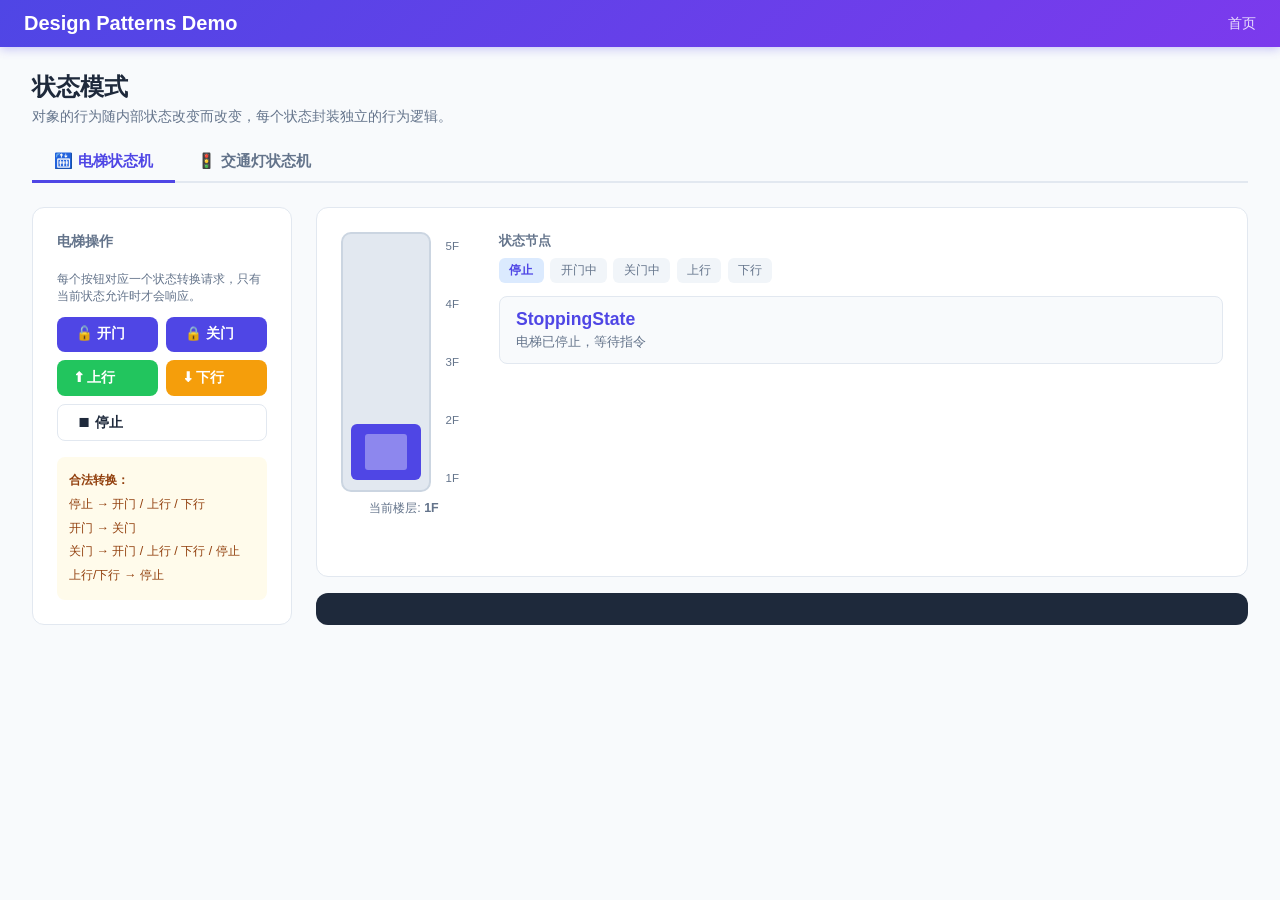
<file: docs/state.html>
<!DOCTYPE html>
<html lang="zh-CN">
<head>
<meta charset="UTF-8">
<meta name="viewport" content="width=device-width, initial-scale=1.0">
<title>State Pattern Demo</title>
<link rel="stylesheet" href="css/style.css">
<style>
.tab-bar{display:flex;gap:0;border-bottom:2px solid var(--border);margin-bottom:0;}
.tab-btn{padding:0.55rem 1.4rem;border:none;background:none;cursor:pointer;font-size:0.95rem;font-weight:600;color:var(--text-muted);border-bottom:3px solid transparent;margin-bottom:-2px;transition:all 0.2s;}
.tab-btn.active{color:var(--primary);border-bottom-color:var(--primary);}
.tab-pane{display:none;}
.tab-pane.active{display:grid;grid-template-columns:260px 1fr;gap:1.5rem;padding:1.5rem 2rem 2rem;}
.elevator-shaft{width:90px;height:260px;background:#e2e8f0;border-radius:10px;position:relative;border:2px solid #cbd5e1;overflow:hidden;}
.elevator-car{width:70px;height:56px;background:var(--primary);border-radius:6px;position:absolute;bottom:10px;left:50%;transform:translateX(-50%);transition:bottom 0.8s ease;display:flex;align-items:center;justify-content:center;}
.car-door{width:42px;height:36px;display:flex;overflow:hidden;border-radius:3px;}
.door-l,.door-r{flex:1;background:rgba(255,255,255,0.35);transition:flex 0.4s ease;}
.elevator-car.door-open .door-l,.elevator-car.door-open .door-r{flex:0;}
.floor-labels{position:absolute;right:-28px;top:0;bottom:0;display:flex;flex-direction:column;justify-content:space-between;padding:8px 0;font-size:0.72rem;color:var(--text-muted);}
.sbadge{padding:0.25rem 0.65rem;border-radius:6px;font-size:0.78rem;background:#f1f5f9;color:#64748b;font-weight:500;transition:all 0.2s;}
.sbadge.active{background:#dbeafe;color:var(--primary);font-weight:700;}
.ibox{background:#f8fafc;border:1px solid var(--border);border-radius:8px;padding:0.75rem 1rem;margin-top:0.75rem;}
.ibox .sn{font-size:1.1rem;font-weight:700;color:var(--primary);}
.ibox .sd{font-size:0.82rem;color:var(--text-muted);margin-top:0.2rem;}
.tl-box{width:80px;background:#1e293b;border-radius:40px;padding:14px 0;display:flex;flex-direction:column;align-items:center;gap:10px;}
.ldot{width:48px;height:48px;border-radius:50%;background:#334155;transition:background 0.3s,box-shadow 0.3s;}
.ldot.red.on{background:#ef4444;box-shadow:0 0 20px 6px #ef444466;}
.ldot.yellow.on{background:#eab308;box-shadow:0 0 20px 6px #eab30866;}
.ldot.green.on{background:#22c55e;box-shadow:0 0 20px 6px #22c55e66;}
.ptag{padding:0.3rem 0.75rem;border-radius:8px;font-size:0.8rem;font-weight:600;border:2px solid transparent;}
.ptag.g{background:#dcfce7;color:#15803d;}
.ptag.y{background:#fef9c3;color:#854d0e;}
.ptag.r{background:#fee2e2;color:#b91c1c;}
.ptag.on-g{border-color:#22c55e;}
.ptag.on-y{border-color:#eab308;}
.ptag.on-r{border-color:#ef4444;}
.lgrid{display:grid;grid-template-columns:1fr 1fr;gap:0.5rem;}
</style>
</head>
<body>
<nav class="navbar" style="display:flex;align-items:center;justify-content:space-between;">
  <a href="index.html" class="brand">Design Patterns Demo</a>
  <div class="nav-links"><a href="index.html">首页</a></div>
</nav>
<div style="padding:1.5rem 2rem 0;">
  <h2 style="margin:0 0 0.3rem;">状态模式</h2>
  <p style="margin:0 0 1rem;color:var(--text-muted);font-size:0.85rem;">对象的行为随内部状态改变而改变，每个状态封装独立的行为逻辑。</p>
  <div class="tab-bar">
    <button class="tab-btn active" onclick="switchTab('lift',this)">🛗 电梯状态机</button>
    <button class="tab-btn" onclick="switchTab('traffic',this)">🚦 交通灯状态机</button>
  </div>
</div>

<!-- Elevator Tab -->
<div class="tab-pane active" id="tab-lift">
  <div class="control-panel" style="min-height:unset;">
    <h4 style="margin-top:0;font-size:0.9rem;color:var(--text-muted);">电梯操作</h4>
    <p style="font-size:0.78rem;color:var(--text-muted);margin-bottom:0.75rem;">每个按钮对应一个状态转换请求，只有当前状态允许时才会响应。</p>
    <div class="lgrid">
      <button class="btn btn-primary" onclick="liftOpen()">🔓 开门</button>
      <button class="btn btn-primary" onclick="liftClose()">🔒 关门</button>
      <button class="btn btn-success" onclick="liftUp()">⬆ 上行</button>
      <button class="btn btn-warning" onclick="liftDown()">⬇ 下行</button>
      <button class="btn btn-outline" onclick="liftStop()" style="grid-column:span 2;">⏹ 停止</button>
    </div>
    <div style="margin-top:1rem;padding:0.75rem;background:#fffbeb;border-radius:8px;font-size:0.78rem;color:#92400e;line-height:1.9;">
      <strong>合法转换：</strong><br>
      停止 → 开门 / 上行 / 下行<br>
      开门 → 关门<br>
      关门 → 开门 / 上行 / 下行 / 停止<br>
      上行/下行 → 停止
    </div>
  </div>
  <div class="viz-area" style="display:flex;flex-direction:column;gap:1rem;">
    <div class="viz-main">
      <div style="display:grid;grid-template-columns:auto 1fr;gap:2rem;align-items:start;">
        <div style="display:flex;flex-direction:column;align-items:center;">
          <div style="position:relative;margin-right:36px;">
            <div class="elevator-shaft">
              <div class="elevator-car" id="liftCar">
                <div class="car-door"><div class="door-l"></div><div class="door-r"></div></div>
              </div>
            </div>
            <div class="floor-labels"><span>5F</span><span>4F</span><span>3F</span><span>2F</span><span>1F</span></div>
          </div>
          <div style="margin-top:0.5rem;font-size:0.78rem;color:var(--text-muted);">当前楼层: <strong id="floorLabel">1F</strong></div>
        </div>
        <div>
          <div style="font-size:0.82rem;font-weight:600;color:var(--text-muted);margin-bottom:0.5rem;">状态节点</div>
          <div style="display:flex;flex-wrap:wrap;gap:0.4rem;margin-bottom:0.8rem;">
            <span class="sbadge active" id="ls-stopping">停止</span>
            <span class="sbadge" id="ls-openning">开门中</span>
            <span class="sbadge" id="ls-closing">关门中</span>
            <span class="sbadge" id="ls-runningUp">上行</span>
            <span class="sbadge" id="ls-runningDown">下行</span>
          </div>
          <div class="ibox">
            <div class="sn" id="liftStateName">StoppingState</div>
            <div class="sd" id="liftAction">电梯已停止，等待指令</div>
          </div>
        </div>
      </div>
    </div>
    <div class="log-panel" id="logLift"></div>
  </div>
</div>

<!-- Traffic Tab -->
<div class="tab-pane" id="tab-traffic">
  <div class="control-panel" style="min-height:unset;">
    <h4 style="margin-top:0;font-size:0.9rem;color:var(--text-muted);">交通灯控制</h4>
    <p style="font-size:0.78rem;color:var(--text-muted);margin-bottom:0.75rem;">状态机按绿→黄→红循环，每个状态有固定持续时间。</p>
    <div class="btn-group">
      <button class="btn btn-success" onclick="startTraffic()">▶ 启动</button>
      <button class="btn btn-danger" onclick="stopTraffic()">⏹ 停止</button>
    </div>
    <div style="margin-top:1rem;">
      <div style="font-size:0.82rem;font-weight:600;margin-bottom:0.5rem;color:var(--text-muted);">持续时间</div>
      <div style="font-size:0.82rem;display:flex;flex-direction:column;gap:0.4rem;">
        <div style="display:flex;align-items:center;gap:0.5rem;"><span style="width:12px;height:12px;border-radius:50%;background:#22c55e;display:inline-block;"></span> 绿灯 — 10 秒</div>
        <div style="display:flex;align-items:center;gap:0.5rem;"><span style="width:12px;height:12px;border-radius:50%;background:#eab308;display:inline-block;"></span> 黄灯 — 3 秒</div>
        <div style="display:flex;align-items:center;gap:0.5rem;"><span style="width:12px;height:12px;border-radius:50%;background:#ef4444;display:inline-block;"></span> 红灯 — 8 秒</div>
      </div>
    </div>
    <div style="margin-top:1rem;padding:0.75rem;background:#eff6ff;border-radius:8px;font-size:0.78rem;color:#1e40af;line-height:1.9;">
      <strong>状态转换：</strong><br>
      GreenLightState → YellowLightState<br>
      YellowLightState → RedLightState<br>
      RedLightState → GreenLightState
    </div>
  </div>
  <div class="viz-area" style="display:flex;flex-direction:column;gap:1rem;">
    <div class="viz-main">
      <div style="display:grid;grid-template-columns:auto 1fr;gap:2.5rem;align-items:start;">
        <div style="display:flex;flex-direction:column;align-items:center;gap:1rem;">
          <div class="tl-box">
            <div class="ldot red" id="tl-red"></div>
            <div class="ldot yellow" id="tl-yellow"></div>
            <div class="ldot green" id="tl-green"></div>
          </div>
          <div style="text-align:center;">
            <div style="font-size:1rem;font-weight:700;" id="tlPhaseName">已停止</div>
            <div style="font-size:0.85rem;color:var(--text-muted);margin-top:0.2rem;">倒计时 <strong id="tlCd" style="font-size:1.1rem;color:var(--primary);">--</strong>s</div>
          </div>
        </div>
        <div>
          <div style="font-size:0.82rem;font-weight:600;color:var(--text-muted);margin-bottom:0.5rem;">当前状态</div>
          <div style="display:flex;gap:0.5rem;flex-wrap:wrap;margin-bottom:0.8rem;">
            <span class="ptag g" id="pt-green">GreenLightState</span>
            <span class="ptag y" id="pt-yellow">YellowLightState</span>
            <span class="ptag r" id="pt-red">RedLightState</span>
          </div>
          <div class="ibox">
            <div class="sn" id="tlStateClass">— 未启动 —</div>
            <div class="sd" id="tlStateDesc">点击「启动」开始状态机循环</div>
          </div>
          <div style="margin-top:0.75rem;">
            <div style="font-size:0.78rem;color:var(--text-muted);margin-bottom:0.3rem;">当前阶段进度</div>
            <div style="background:#e2e8f0;border-radius:99px;height:10px;overflow:hidden;">
              <div id="tlProgress" style="height:100%;width:0%;background:var(--primary);border-radius:99px;transition:width 1s linear;"></div>
            </div>
          </div>
        </div>
      </div>
    </div>
    <div class="log-panel" id="logTraffic"></div>
  </div>
</div>

<script src="js/common.js"></script>
<script>
function switchTab(name, btn) {
  document.querySelectorAll('.tab-btn').forEach(function(b){ b.classList.remove('active'); });
  document.querySelectorAll('.tab-pane').forEach(function(p){ p.classList.remove('active'); });
  btn.classList.add('active');
  document.getElementById('tab-' + name).classList.add('active');
}

/* ---- Elevator ---- */
var ls = 'stopping';
var lf = 1;
var vt = {
  stopping:    { open:'openning', up:'runningUp', down:'runningDown' },
  openning:    { close:'closing' },
  closing:     { open:'openning', up:'runningUp', down:'runningDown', stop:'stopping' },
  runningUp:   { stop:'stopping' },
  runningDown: { stop:'stopping' }
};
var si = {
  stopping:    ['StoppingState',    '电梯停止，等待指令'],
  openning:    ['OpenningState',    '电梯门正在打开...'],
  closing:     ['ClosingState',     '电梯门正在关闭...'],
  runningUp:   ['RunningUpState',   '电梯上行中...'],
  runningDown: ['RunningDownState', '电梯下行中...']
};
var fp = { 1:10, 2:55, 3:105, 4:155, 5:200 };

function setLS(ns) {
  document.querySelectorAll('.sbadge').forEach(function(el){ el.classList.remove('active'); });
  var b = document.getElementById('ls-' + ns);
  if (b) b.classList.add('active');
  ls = ns;
  document.getElementById('liftStateName').textContent = si[ns][0];
  document.getElementById('liftAction').textContent = si[ns][1];
  var car = document.getElementById('liftCar');
  car.classList.remove('door-open');
  if (ns === 'openning') car.classList.add('door-open');
  if (ns === 'runningUp' && lf < 5) { lf++; car.style.bottom = fp[lf] + 'px'; document.getElementById('floorLabel').textContent = lf + 'F'; }
  if (ns === 'runningDown' && lf > 1) { lf--; car.style.bottom = fp[lf] + 'px'; document.getElementById('floorLabel').textContent = lf + 'F'; }
}
function llog(msg, t) {
  var p = document.getElementById('logLift');
  var c = t === 'warning' ? '#f59e0b' : t === 'success' ? '#22c55e' : '#93c5fd';
  p.innerHTML += '<div style="color:' + c + '">[' + new Date().toLocaleTimeString() + '] ' + msg + '</div>';
  p.scrollTop = p.scrollHeight;
}
function tryLift(act, label) {
  var ns = vt[ls] && vt[ls][act];
  if (!ns) { llog('x 当前 ' + si[ls][0] + ' 不允许「' + label + '」', 'warning'); return; }
  llog('状态转换: ' + si[ls][0] + ' → ' + si[ns][0], 'highlight');
  setLS(ns);
}
function liftOpen()  { tryLift('open',  '开门'); }
function liftClose() { tryLift('close', '关门'); }
function liftUp()    { tryLift('up',    '上行'); }
function liftDown()  { tryLift('down',  '下行'); }
function liftStop()  { tryLift('stop',  '停止'); }

/* ---- Traffic Light ---- */
var tTimer = null, tCd = 0, tTotal = 0, tIdx = 0;
var lc = [
  { color:'green',  id:'pt-green',  cls:'on-g', name:'GreenLightState',  desc:'绿灯 — 车辆通行', dur:10 },
  { color:'yellow', id:'pt-yellow', cls:'on-y', name:'YellowLightState', desc:'黄灯 — 注意减速', dur:3  },
  { color:'red',    id:'pt-red',    cls:'on-r', name:'RedLightState',    desc:'红灯 — 停止等待', dur:8  }
];

function setPhase(ph) {
  ['red','yellow','green'].forEach(function(c){ document.getElementById('tl-'+c).classList.remove('on'); });
  document.getElementById('tl-' + ph.color).classList.add('on');
  ['pt-green','pt-yellow','pt-red'].forEach(function(id){
    document.getElementById(id).classList.remove('on-g','on-y','on-r');
  });
  document.getElementById(ph.id).classList.add(ph.cls);
  document.getElementById('tlPhaseName').textContent = ph.desc;
  document.getElementById('tlStateClass').textContent = ph.name;
  document.getElementById('tlStateDesc').textContent = '持续 ' + ph.dur + ' 秒后自动转换';
  tTotal = ph.dur;
  document.getElementById('tlProgress').style.width = '100%';
  var p = document.getElementById('logTraffic');
  p.innerHTML += '<div style="color:#93c5fd">[' + new Date().toLocaleTimeString() + '] Context.setState(' + ph.name + ') → ' + ph.desc + '</div>';
  p.scrollTop = p.scrollHeight;
}

function startTraffic() {
  if (tTimer) return;
  tIdx = 0;
  setPhase(lc[0]);
  tCd = lc[0].dur;
  document.getElementById('tlCd').textContent = tCd;
  var p = document.getElementById('logTraffic');
  p.innerHTML += '<div style="color:#22c55e">[' + new Date().toLocaleTimeString() + '] 交通灯状态机启动</div>';
  tTimer = setInterval(function() {
    tCd--;
    document.getElementById('tlCd').textContent = tCd;
    document.getElementById('tlProgress').style.width = Math.round(tCd / tTotal * 100) + '%';
    if (tCd <= 0) {
      tIdx = (tIdx + 1) % lc.length;
      setPhase(lc[tIdx]);
      tCd = lc[tIdx].dur;
      document.getElementById('tlCd').textContent = tCd;
    }
  }, 1000);
}

function stopTraffic() {
  if (tTimer) { clearInterval(tTimer); tTimer = null; }
  ['red','yellow','green'].forEach(function(c){ document.getElementById('tl-'+c).classList.remove('on'); });
  ['pt-green','pt-yellow','pt-red'].forEach(function(id){
    document.getElementById(id).classList.remove('on-g','on-y','on-r');
  });
  document.getElementById('tlPhaseName').textContent = '已停止';
  document.getElementById('tlStateClass').textContent = '— 已停止 —';
  document.getElementById('tlStateDesc').textContent = '点击「启动」重新开始';
  document.getElementById('tlCd').textContent = '--';
  document.getElementById('tlProgress').style.width = '0%';
  var p = document.getElementById('logTraffic');
  p.innerHTML += '<div style="color:#f59e0b">[' + new Date().toLocaleTimeString() + '] 交通灯已停止</div>';
}
</script>
</body>
</html>
</file>
<file: docs/css/style.css>
:root {
  --primary: #4f46e5;
  --primary-light: #818cf8;
  --bg: #f8fafc;
  --card-bg: #ffffff;
  --text: #1e293b;
  --text-muted: #64748b;
  --border: #e2e8f0;
  --success: #22c55e;
  --warning: #f59e0b;
  --danger: #ef4444;
  --info: #3b82f6;
}

* { box-sizing: border-box; }

body {
  font-family: -apple-system, BlinkMacSystemFont, 'Segoe UI', Roboto, sans-serif;
  background: var(--bg);
  color: var(--text);
  margin: 0;
}

/* Navbar */
.navbar {
  background: linear-gradient(135deg, var(--primary), #7c3aed);
  padding: 0.75rem 1.5rem;
  box-shadow: 0 2px 10px rgba(79,70,229,0.3);
}
.navbar .brand {
  color: white;
  font-size: 1.25rem;
  font-weight: 700;
  text-decoration: none;
}
.navbar .nav-links a {
  color: rgba(255,255,255,0.85);
  text-decoration: none;
  margin-left: 1.5rem;
  font-size: 0.9rem;
  transition: color 0.2s;
}
.navbar .nav-links a:hover { color: white; }

/* Layout */
.page-container {
  display: grid;
  grid-template-columns: 320px 1fr;
  gap: 1.5rem;
  max-width: 1400px;
  margin: 1.5rem auto;
  padding: 0 1.5rem;
  min-height: calc(100vh - 180px);
}
.control-panel {
  background: var(--card-bg);
  border-radius: 12px;
  padding: 1.5rem;
  border: 1px solid var(--border);
  height: fit-content;
  position: sticky;
  top: 1.5rem;
}
.viz-area {
  display: flex;
  flex-direction: column;
  gap: 1.5rem;
}
.viz-main {
  background: var(--card-bg);
  border-radius: 12px;
  padding: 1.5rem;
  border: 1px solid var(--border);
  flex: 1;
}
.log-panel {
  background: #1e293b;
  color: #94a3b8;
  border-radius: 12px;
  padding: 1rem 1.5rem;
  font-family: 'Cascadia Code', 'Fira Code', monospace;
  font-size: 0.82rem;
  max-height: 200px;
  overflow-y: auto;
  line-height: 1.6;
}
.log-panel .log-entry { margin: 0; }
.log-panel .log-entry.highlight { color: #38bdf8; }
.log-panel .log-entry.success { color: #4ade80; }
.log-panel .log-entry.warning { color: #fbbf24; }

/* Cards */
.card-grid {
  display: grid;
  grid-template-columns: repeat(auto-fill, minmax(280px, 1fr));
  gap: 1.25rem;
}
.pattern-card {
  background: var(--card-bg);
  border-radius: 12px;
  padding: 1.5rem;
  border: 1px solid var(--border);
  transition: all 0.3s;
  cursor: pointer;
  text-decoration: none;
  color: inherit;
  display: block;
}
.pattern-card:hover {
  transform: translateY(-4px);
  box-shadow: 0 12px 24px rgba(0,0,0,0.08);
  border-color: var(--primary-light);
}
.pattern-card .card-icon {
  width: 48px;
  height: 48px;
  border-radius: 12px;
  display: flex;
  align-items: center;
  justify-content: center;
  font-size: 1.5rem;
  margin-bottom: 1rem;
}
.pattern-card h3 { margin: 0 0 0.5rem; font-size: 1.1rem; }
.pattern-card p { margin: 0; color: var(--text-muted); font-size: 0.85rem; line-height: 1.5; }
.pattern-card .badge {
  display: inline-block;
  padding: 0.2rem 0.6rem;
  border-radius: 99px;
  font-size: 0.7rem;
  font-weight: 600;
  margin-top: 0.75rem;
}
.badge-creational { background: #dbeafe; color: #1d4ed8; }
.badge-structural { background: #dcfce7; color: #15803d; }
.badge-behavioral { background: #fef3c7; color: #b45309; }

/* Section headers */
.section-title {
  font-size: 0.8rem;
  font-weight: 700;
  text-transform: uppercase;
  letter-spacing: 0.1em;
  color: var(--text-muted);
  margin: 2rem 0 1rem;
  padding-bottom: 0.5rem;
  border-bottom: 2px solid var(--border);
}
.section-title:first-child { margin-top: 0; }

/* Control panel elements */
.control-group { margin-bottom: 1.25rem; }
.control-group label {
  display: block;
  font-size: 0.8rem;
  font-weight: 600;
  color: var(--text-muted);
  margin-bottom: 0.4rem;
}
.control-group select,
.control-group input[type="text"],
.control-group input[type="number"] {
  width: 100%;
  padding: 0.5rem 0.75rem;
  border: 1px solid var(--border);
  border-radius: 8px;
  font-size: 0.9rem;
  outline: none;
  transition: border-color 0.2s;
}
.control-group select:focus,
.control-group input:focus { border-color: var(--primary); }
.control-group input[type="range"] { width: 100%; }

/* Buttons */
.btn {
  padding: 0.55rem 1.2rem;
  border-radius: 8px;
  border: none;
  font-size: 0.85rem;
  font-weight: 600;
  cursor: pointer;
  transition: all 0.2s;
  display: inline-flex;
  align-items: center;
  gap: 0.4rem;
}
.btn-primary { background: var(--primary); color: white; }
.btn-primary:hover { background: #4338ca; }
.btn-success { background: var(--success); color: white; }
.btn-success:hover { background: #16a34a; }
.btn-warning { background: var(--warning); color: white; }
.btn-danger { background: var(--danger); color: white; }
.btn-danger:hover { background: #dc2626; }
.btn-outline {
  background: transparent;
  border: 1.5px solid var(--border);
  color: var(--text);
}
.btn-outline:hover { border-color: var(--primary); color: var(--primary); }
.btn:disabled { opacity: 0.5; cursor: not-allowed; }
.btn-group { display: flex; gap: 0.5rem; flex-wrap: wrap; }

/* Status displays */
.status-card {
  background: #f1f5f9;
  border-radius: 10px;
  padding: 1rem 1.25rem;
  margin-bottom: 0.75rem;
}
.status-card h4 { margin: 0 0 0.5rem; font-size: 0.9rem; }
.status-card .value {
  font-size: 1.5rem;
  font-weight: 700;
  color: var(--primary);
}
.status-card .detail {
  font-size: 0.8rem;
  color: var(--text-muted);
  margin-top: 0.25rem;
}

/* Device status */
.device {
  display: flex;
  align-items: center;
  gap: 1rem;
  padding: 0.75rem 1rem;
  background: #f1f5f9;
  border-radius: 10px;
  margin-bottom: 0.5rem;
  transition: all 0.3s;
}
.device.active { background: #dcfce7; }
.device .dot {
  width: 12px;
  height: 12px;
  border-radius: 50%;
  background: #cbd5e1;
  transition: all 0.3s;
}
.device.active .dot { background: var(--success); box-shadow: 0 0 8px rgba(34,197,94,0.5); }
.device .name { font-weight: 600; font-size: 0.9rem; }
.device .state { font-size: 0.8rem; color: var(--text-muted); margin-left: auto; }

/* Stack visualization */
.stack-container {
  display: flex;
  flex-direction: column-reverse;
  gap: 0.25rem;
  max-height: 200px;
  overflow-y: auto;
}
.stack-item {
  padding: 0.5rem 1rem;
  background: #e0e7ff;
  border-radius: 6px;
  font-size: 0.8rem;
  font-weight: 500;
  text-align: center;
  animation: slideIn 0.3s ease;
}
@keyframes slideIn {
  from { opacity: 0; transform: translateX(-20px); }
  to { opacity: 1; transform: translateX(0); }
}

/* Traffic light */
.traffic-light {
  width: 80px;
  background: #1e293b;
  border-radius: 40px;
  padding: 15px;
  display: flex;
  flex-direction: column;
  align-items: center;
  gap: 10px;
}
.light {
  width: 50px;
  height: 50px;
  border-radius: 50%;
  background: #334155;
  transition: all 0.5s;
}
.light.red.active { background: #ef4444; box-shadow: 0 0 20px #ef4444; }
.light.yellow.active { background: #eab308; box-shadow: 0 0 20px #eab308; }
.light.green.active { background: #22c55e; box-shadow: 0 0 20px #22c55e; }

/* Tree view */
.tree { list-style: none; padding-left: 0; }
.tree ul { list-style: none; padding-left: 1.5rem; border-left: 2px solid var(--border); margin: 0.25rem 0; }
.tree li { padding: 0.3rem 0; position: relative; }
.tree li::before {
  content: '';
  position: absolute;
  left: -1.5rem;
  top: 50%;
  width: 1rem;
  height: 2px;
  background: var(--border);
}
.tree .node-label {
  padding: 0.2rem 0.6rem;
  border-radius: 6px;
  font-size: 0.85rem;
  transition: all 0.3s;
  cursor: default;
}
.tree .node-label.highlighted { background: #dbeafe; color: var(--primary); font-weight: 600; }
.tree .node-label.folder { font-weight: 600; }

/* Tabs */
.tabs {
  display: flex;
  gap: 0;
  border-bottom: 2px solid var(--border);
  margin-bottom: 1.5rem;
}
.tab-btn {
  padding: 0.6rem 1.5rem;
  border: none;
  background: none;
  font-size: 0.9rem;
  font-weight: 600;
  color: var(--text-muted);
  cursor: pointer;
  border-bottom: 2px solid transparent;
  margin-bottom: -2px;
  transition: all 0.2s;
}
.tab-btn.active { color: var(--primary); border-bottom-color: var(--primary); }
.tab-content { display: none; }
.tab-content.active { display: block; }

/* Approval chain */
.chain-step {
  display: flex;
  align-items: center;
  gap: 1rem;
  padding: 1rem;
  margin-bottom: 0.5rem;
  border-radius: 10px;
  background: #f1f5f9;
  transition: all 0.5s;
}
.chain-step.processing { background: #dbeafe; border-left: 4px solid var(--info); }
.chain-step.approved { background: #dcfce7; border-left: 4px solid var(--success); }
.chain-step.rejected { background: #fee2e2; border-left: 4px solid var(--danger); }
.chain-step .step-icon {
  width: 40px;
  height: 40px;
  border-radius: 50%;
  display: flex;
  align-items: center;
  justify-content: center;
  font-size: 1.2rem;
  background: white;
}
.chain-step .step-info h4 { margin: 0; font-size: 0.9rem; }
.chain-step .step-info p { margin: 0.2rem 0 0; font-size: 0.8rem; color: var(--text-muted); }

/* Responsive */
@media (max-width: 768px) {
  .page-container { grid-template-columns: 1fr; }
  .control-panel { position: static; }
  .card-grid { grid-template-columns: 1fr; }
}
</file>
